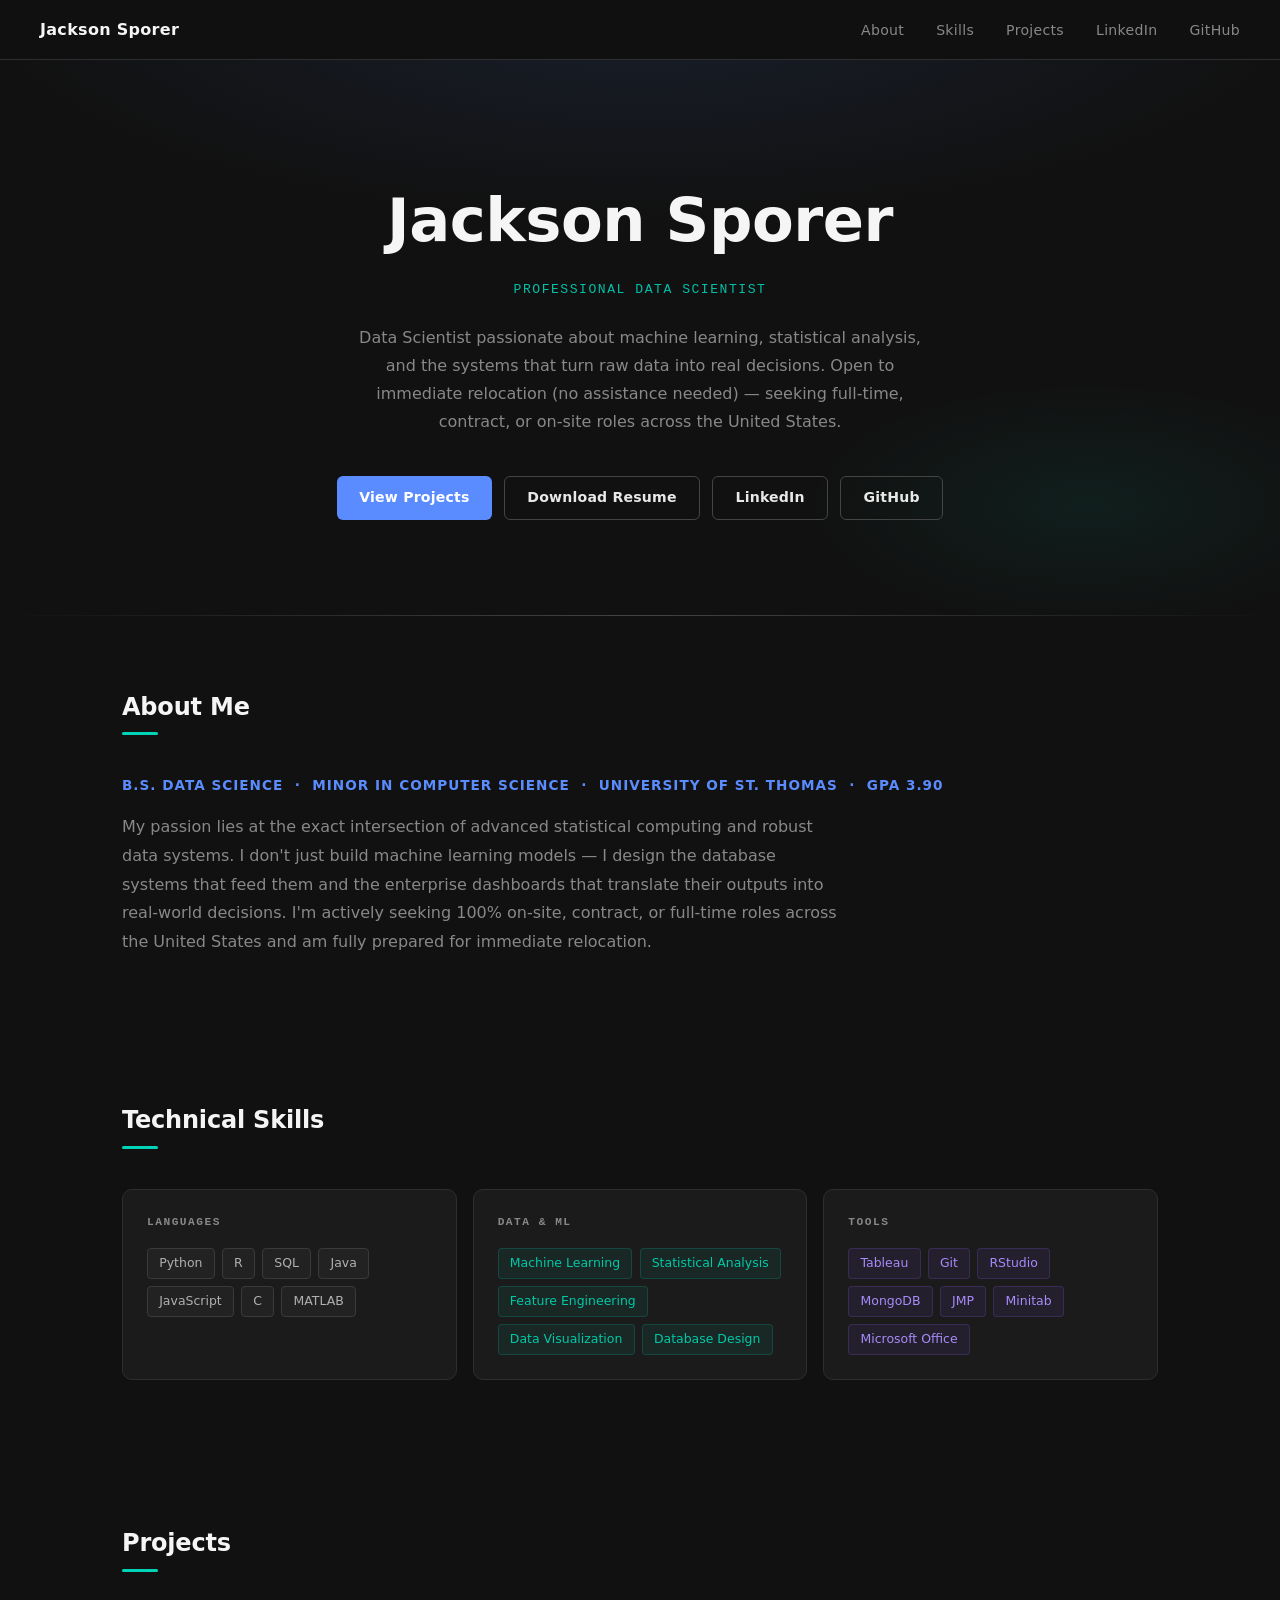
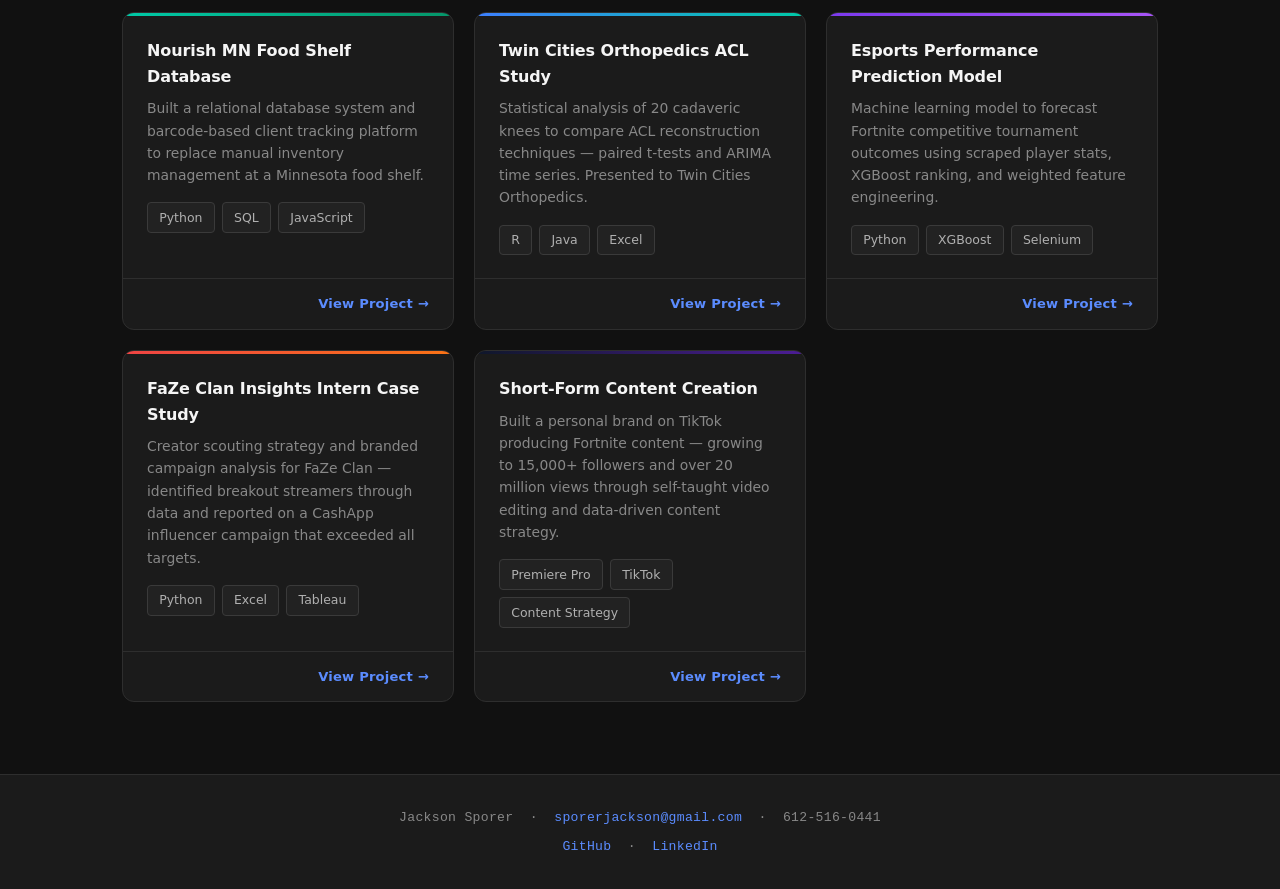
<file: index.html>
<!DOCTYPE html>
<html lang="en">
<head>
  <meta charset="UTF-8" />
  <meta name="viewport" content="width=device-width, initial-scale=1.0" />
  <title>Jackson Sporer | Data Science Portfolio</title>
  <link rel="stylesheet" href="css/style.css" />
</head>
<body>

<nav>
  <a href="index.html" class="nav-logo">Jackson Sporer</a>
  <ul class="nav-links">
    <li><a href="#about">About</a></li>
    <li><a href="#skills">Skills</a></li>
    <li><a href="#projects">Projects</a></li>
    <li><a href="https://www.linkedin.com/in/jackson-sporer-904047264/" target="_blank">LinkedIn</a></li>
    <li><a href="https://github.com/JacksonSporerrr" target="_blank">GitHub</a></li>
  </ul>
</nav>

<!-- HERO -->
<div class="hero">
  <h1>Jackson Sporer</h1>
  <p class="subtitle">Professional Data Scientist
  <p class="bio">
    Data Scientist passionate about machine learning, statistical analysis, and the systems that turn raw data into real decisions.
    Open to immediate relocation (no assistance needed) — seeking full-time, contract, or on-site roles across the United States.
  </p>
  <div class="hero-buttons">
    <a href="#projects" class="btn btn-primary">View Projects</a>
    <a href="resume.pdf" class="btn btn-outline" download>Download Resume</a>
    <a href="https://www.linkedin.com/in/jackson-sporer-904047264/" target="_blank" class="btn btn-outline">LinkedIn</a>
    <a href="https://github.com/JacksonSporerrr" target="_blank" class="btn btn-outline">GitHub</a>
  </div>
</div>

<!-- ABOUT -->
<section id="about">
  <h2 class="section-title">About Me</h2>
  <div class="section-line"></div>
  <p style="font-size:0.85rem; font-weight:700; text-transform:uppercase; letter-spacing:1px; color:var(--blue); margin-bottom:1rem;">
    B.S. Data Science &nbsp;·&nbsp; Minor in Computer Science &nbsp;·&nbsp; University of St. Thomas &nbsp;·&nbsp; GPA 3.90
  </p>
  <p style="max-width:720px; color:var(--muted); font-size:1rem; line-height:1.8;">
    My passion lies at the exact intersection of advanced statistical computing and robust data systems.
    I don't just build machine learning models — I design the database systems that feed them and the
    enterprise dashboards that translate their outputs into real-world decisions.
    I'm actively seeking 100% on-site, contract, or full-time roles across the United States and am fully prepared for immediate relocation.
  </p>
</section>

<!-- SKILLS -->
<section id="skills">
  <h2 class="section-title">Technical Skills</h2>
  <div class="section-line"></div>
  <div class="skills-grid">
    <div class="skill-card">
      <h3>Languages</h3>
      <div class="tags">
        <span class="tag">Python</span>
        <span class="tag">R</span>
        <span class="tag">SQL</span>
        <span class="tag">Java</span>
        <span class="tag">JavaScript</span>
        <span class="tag">C</span>
        <span class="tag">MATLAB</span>
      </div>
    </div>
    <div class="skill-card">
      <h3>Data &amp; ML</h3>
      <div class="tags">
        <span class="tag green">Machine Learning</span>
        <span class="tag green">Statistical Analysis</span>
        <span class="tag green">Feature Engineering</span>
        <span class="tag green">Data Visualization</span>
        <span class="tag green">Database Design</span>
      </div>
    </div>
    <div class="skill-card">
      <h3>Tools</h3>
      <div class="tags">
        <span class="tag purple">Tableau</span>
        <span class="tag purple">Git</span>
        <span class="tag purple">RStudio</span>
        <span class="tag purple">MongoDB</span>
        <span class="tag purple">JMP</span>
        <span class="tag purple">Minitab</span>
        <span class="tag purple">Microsoft Office</span>
      </div>
    </div>
  </div>
</section>

<!-- PROJECTS -->
<section id="projects">
  <h2 class="section-title">Projects</h2>
  <div class="section-line"></div>
  <div class="projects-grid">

    <a href="projects/nourish-mn.html" class="project-card">
      <div class="card-banner banner-green"></div>
      <div class="card-body">
        <h3>Nourish MN Food Shelf Database</h3>
        <p>Built a relational database system and barcode-based client tracking platform to replace manual inventory management at a Minnesota food shelf.</p>
        <div class="tags">
          <span class="tag">Python</span>
          <span class="tag">SQL</span>
          <span class="tag">JavaScript</span>
        </div>
      </div>
      <div class="card-footer"><span>View Project →</span></div>
    </a>

    <a href="projects/tco-acl.html" class="project-card">
      <div class="card-banner banner-blue"></div>
      <div class="card-body">
        <h3>Twin Cities Orthopedics ACL Study</h3>
        <p>Statistical analysis of 20 cadaveric knees to compare ACL reconstruction techniques — paired t-tests and ARIMA time series. Presented to Twin Cities Orthopedics.</p>
        <div class="tags">
          <span class="tag">R</span>
          <span class="tag">Java</span>
          <span class="tag">Excel</span>
        </div>
      </div>
      <div class="card-footer"><span>View Project →</span></div>
    </a>

    <a href="projects/esports.html" class="project-card">
      <div class="card-banner banner-purple"></div>
      <div class="card-body">
        <h3>Esports Performance Prediction Model</h3>
        <p>Machine learning model to forecast Fortnite competitive tournament outcomes using scraped player stats, XGBoost ranking, and weighted feature engineering.</p>
        <div class="tags">
          <span class="tag">Python</span>
          <span class="tag">XGBoost</span>
          <span class="tag">Selenium</span>
        </div>
      </div>
      <div class="card-footer"><span>View Project →</span></div>
    </a>

    <a href="projects/faze-clan.html" class="project-card">
      <div class="card-banner banner-red"></div>
      <div class="card-body">
        <h3>FaZe Clan Insights Intern Case Study</h3>
        <p>Creator scouting strategy and branded campaign analysis for FaZe Clan — identified breakout streamers through data and reported on a CashApp influencer campaign that exceeded all targets.</p>
        <div class="tags">
          <span class="tag">Python</span>
          <span class="tag">Excel</span>
          <span class="tag">Tableau</span>
        </div>
      </div>
      <div class="card-footer"><span>View Project →</span></div>
    </a>

    <a href="projects/tiktok-content.html" class="project-card">
      <div class="card-banner" style="background: linear-gradient(90deg, #0f172a, #4c1d95);"></div>
      <div class="card-body">
        <h3>Short-Form Content Creation</h3>
        <p>Built a personal brand on TikTok producing Fortnite content — growing to 15,000+ followers and over 20 million views through self-taught video editing and data-driven content strategy.</p>
        <div class="tags">
          <span class="tag">Premiere Pro</span>
          <span class="tag">TikTok</span>
          <span class="tag">Content Strategy</span>
        </div>
      </div>
      <div class="card-footer"><span>View Project →</span></div>
    </a>

  </div>
</section>

<footer>
  <p>Jackson Sporer &nbsp;·&nbsp; <a href="mailto:sporerjackson@gmail.com">sporerjackson@gmail.com</a> &nbsp;·&nbsp; 612-516-0441</p>
  <p style="margin-top:0.5rem;">
    <a href="https://github.com/JacksonSporerrr" target="_blank">GitHub</a> &nbsp;·&nbsp;
    <a href="https://www.linkedin.com/in/jackson-sporer-904047264/" target="_blank">LinkedIn</a>
  </p>
</footer>

</body>
</html>
</file>
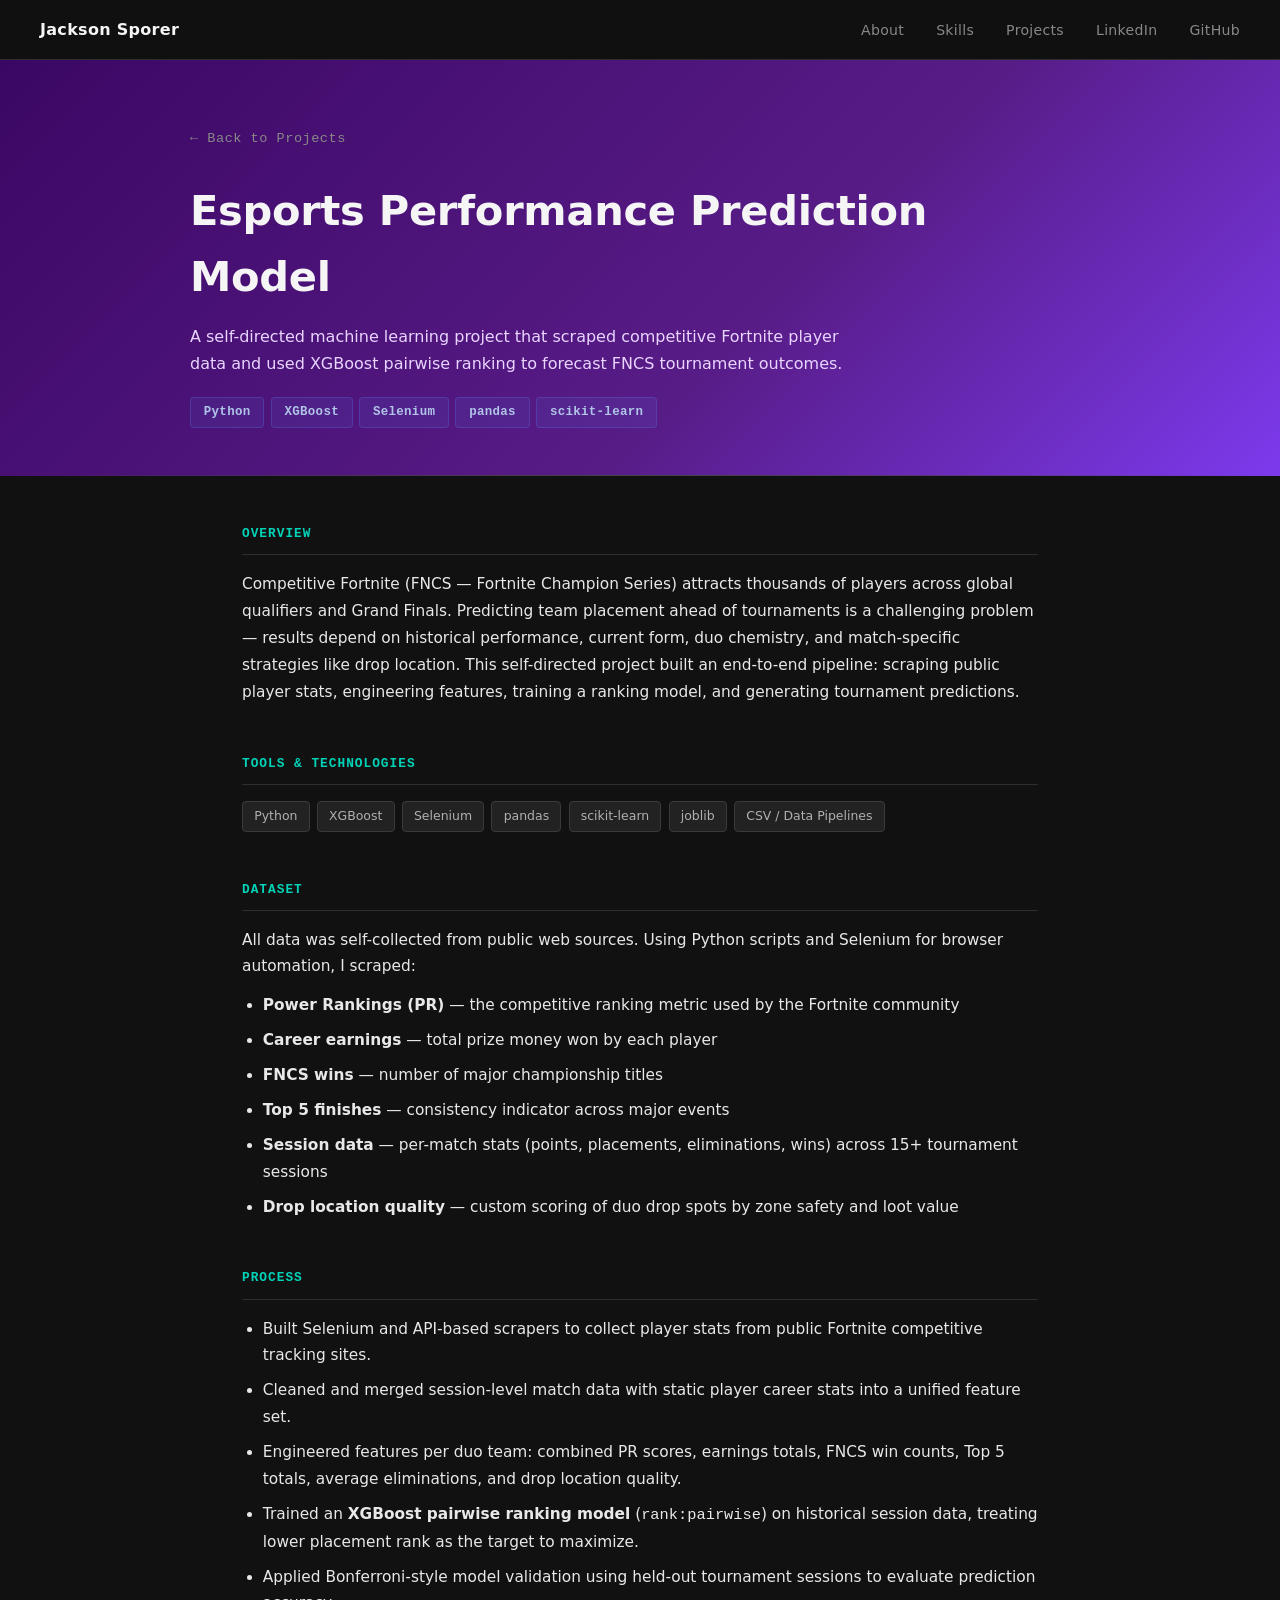
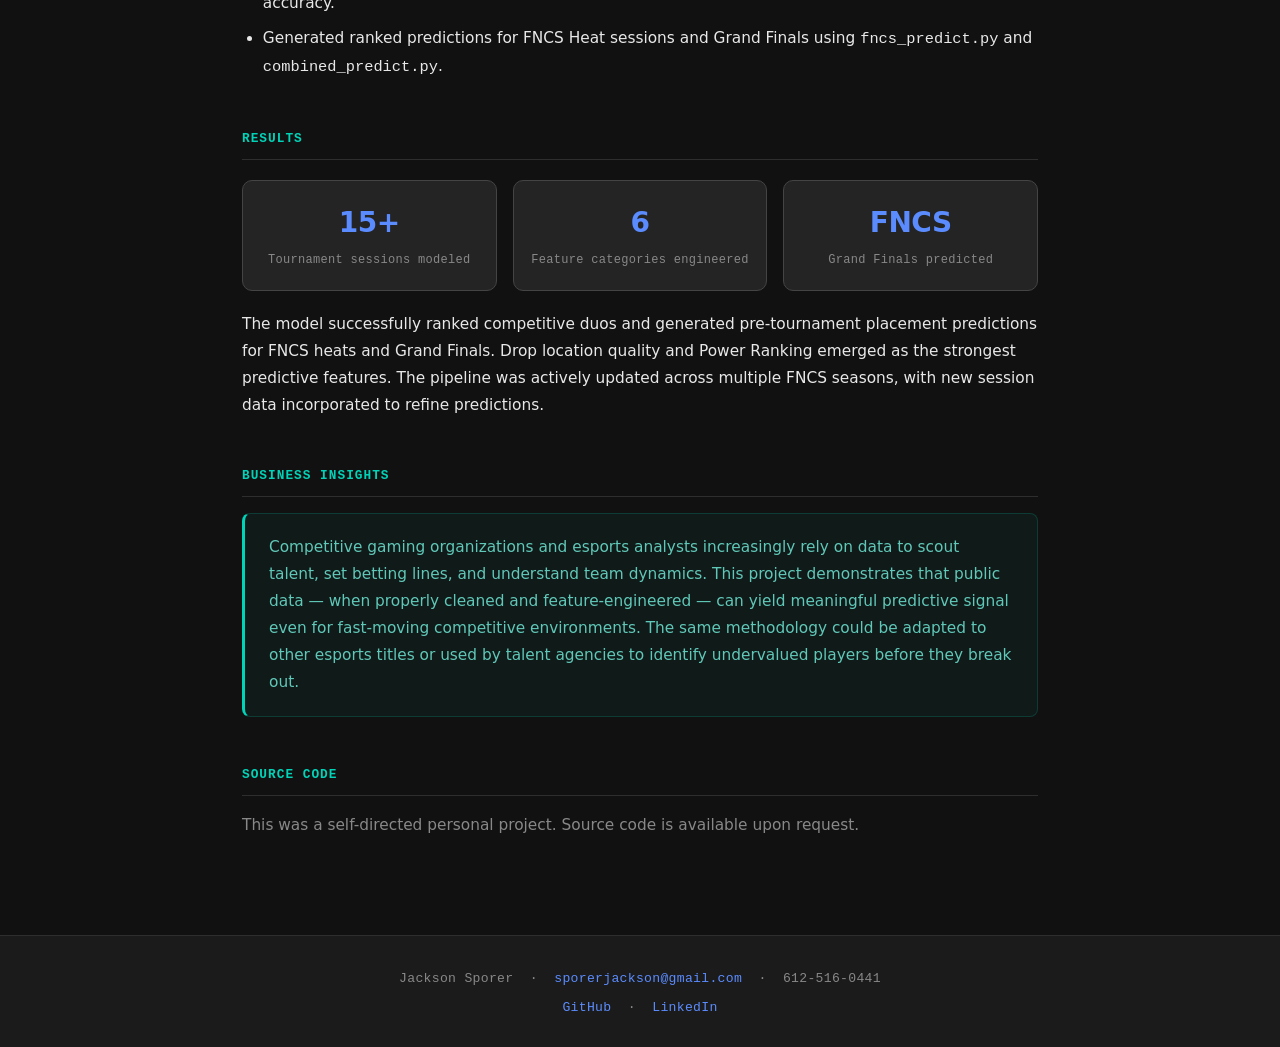
<file: projects/esports.html>
<!DOCTYPE html>
<html lang="en">
<head>
  <meta charset="UTF-8" />
  <meta name="viewport" content="width=device-width, initial-scale=1.0" />
  <title>Esports Prediction Model | Jackson Sporer</title>
  <link rel="stylesheet" href="../css/style.css" />
</head>
<body>

<nav>
  <a href="../index.html" class="nav-logo">Jackson Sporer</a>
  <ul class="nav-links">
    <li><a href="../index.html#about">About</a></li>
    <li><a href="../index.html#skills">Skills</a></li>
    <li><a href="../index.html#projects">Projects</a></li>
    <li><a href="https://www.linkedin.com/in/jackson-sporer-904047264/" target="_blank">LinkedIn</a></li>
    <li><a href="https://github.com/JacksonSporerrr" target="_blank">GitHub</a></li>
  </ul>
</nav>

<div class="project-hero" style="background: linear-gradient(135deg, #3b0764 0%, #581c87 60%, #7c3aed 100%);">
  <div style="max-width:900px; margin:0 auto;">
    <a href="../index.html#projects" class="back-link">← Back to Projects</a>
    <h1>Esports Performance Prediction Model</h1>
    <p style="color:#e9d5ff; font-size:1rem; max-width:660px;">
      A self-directed machine learning project that scraped competitive Fortnite player data
      and used XGBoost pairwise ranking to forecast FNCS tournament outcomes.
    </p>
    <div class="tool-tags">
      <span class="tool-tag">Python</span>
      <span class="tool-tag">XGBoost</span>
      <span class="tool-tag">Selenium</span>
      <span class="tool-tag">pandas</span>
      <span class="tool-tag">scikit-learn</span>
    </div>
  </div>
</div>

<div class="project-content">

  <div class="project-section">
    <h2>Overview</h2>
    <p>
      Competitive Fortnite (FNCS — Fortnite Champion Series) attracts thousands of players across
      global qualifiers and Grand Finals. Predicting team placement ahead of tournaments is a challenging
      problem — results depend on historical performance, current form, duo chemistry, and match-specific
      strategies like drop location. This self-directed project built an end-to-end pipeline: scraping
      public player stats, engineering features, training a ranking model, and generating tournament
      predictions.
    </p>
  </div>

  <div class="project-section">
    <h2>Tools &amp; Technologies</h2>
    <div class="tags" style="margin-top:0.5rem;">
      <span class="tag">Python</span>
      <span class="tag">XGBoost</span>
      <span class="tag">Selenium</span>
      <span class="tag">pandas</span>
      <span class="tag">scikit-learn</span>
      <span class="tag">joblib</span>
      <span class="tag">CSV / Data Pipelines</span>
    </div>
  </div>

  <div class="project-section">
    <h2>Dataset</h2>
    <p>
      All data was self-collected from public web sources. Using Python scripts and Selenium for
      browser automation, I scraped:
    </p>
    <ul style="margin-top:0.75rem;">
      <li><strong>Power Rankings (PR)</strong> — the competitive ranking metric used by the Fortnite community</li>
      <li><strong>Career earnings</strong> — total prize money won by each player</li>
      <li><strong>FNCS wins</strong> — number of major championship titles</li>
      <li><strong>Top 5 finishes</strong> — consistency indicator across major events</li>
      <li><strong>Session data</strong> — per-match stats (points, placements, eliminations, wins) across 15+ tournament sessions</li>
      <li><strong>Drop location quality</strong> — custom scoring of duo drop spots by zone safety and loot value</li>
    </ul>
  </div>

  <div class="project-section">
    <h2>Process</h2>
    <ul>
      <li>Built Selenium and API-based scrapers to collect player stats from public Fortnite competitive tracking sites.</li>
      <li>Cleaned and merged session-level match data with static player career stats into a unified feature set.</li>
      <li>Engineered features per duo team: combined PR scores, earnings totals, FNCS win counts, Top 5 totals, average eliminations, and drop location quality.</li>
      <li>Trained an <strong>XGBoost pairwise ranking model</strong> (<code>rank:pairwise</code>) on historical session data, treating lower placement rank as the target to maximize.</li>
      <li>Applied Bonferroni-style model validation using held-out tournament sessions to evaluate prediction accuracy.</li>
      <li>Generated ranked predictions for FNCS Heat sessions and Grand Finals using <code>fncs_predict.py</code> and <code>combined_predict.py</code>.</li>
    </ul>
  </div>

  <div class="project-section">
    <h2>Results</h2>
    <div class="result-grid">
      <div class="result-card">
        <div class="number">15+</div>
        <div class="label">Tournament sessions modeled</div>
      </div>
      <div class="result-card">
        <div class="number">6</div>
        <div class="label">Feature categories engineered</div>
      </div>
      <div class="result-card">
        <div class="number">FNCS</div>
        <div class="label">Grand Finals predicted</div>
      </div>
    </div>
    <p style="margin-top:1rem;">
      The model successfully ranked competitive duos and generated pre-tournament placement predictions
      for FNCS heats and Grand Finals. Drop location quality and Power Ranking emerged as the strongest
      predictive features. The pipeline was actively updated across multiple FNCS seasons, with new session
      data incorporated to refine predictions.
    </p>
  </div>

  <div class="project-section">
    <h2>Business Insights</h2>
    <div class="insight-box">
      <p>
        Competitive gaming organizations and esports analysts increasingly rely on data to scout talent,
        set betting lines, and understand team dynamics. This project demonstrates that public data —
        when properly cleaned and feature-engineered — can yield meaningful predictive signal even for
        fast-moving competitive environments. The same methodology could be adapted to other esports titles
        or used by talent agencies to identify undervalued players before they break out.
      </p>
    </div>
  </div>

  <div class="project-section">
    <h2>Source Code</h2>
    <p style="color:var(--muted);">
      This was a self-directed personal project. Source code is available upon request.
    </p>
  </div>

</div>

<footer>
  <p>Jackson Sporer &nbsp;·&nbsp; <a href="mailto:sporerjackson@gmail.com">sporerjackson@gmail.com</a> &nbsp;·&nbsp; 612-516-0441</p>
  <p style="margin-top:0.5rem;">
    <a href="https://github.com/JacksonSporerrr" target="_blank">GitHub</a> &nbsp;·&nbsp;
    <a href="https://www.linkedin.com/in/jackson-sporer-904047264/" target="_blank">LinkedIn</a>
  </p>
</footer>

</body>
</html>
</file>
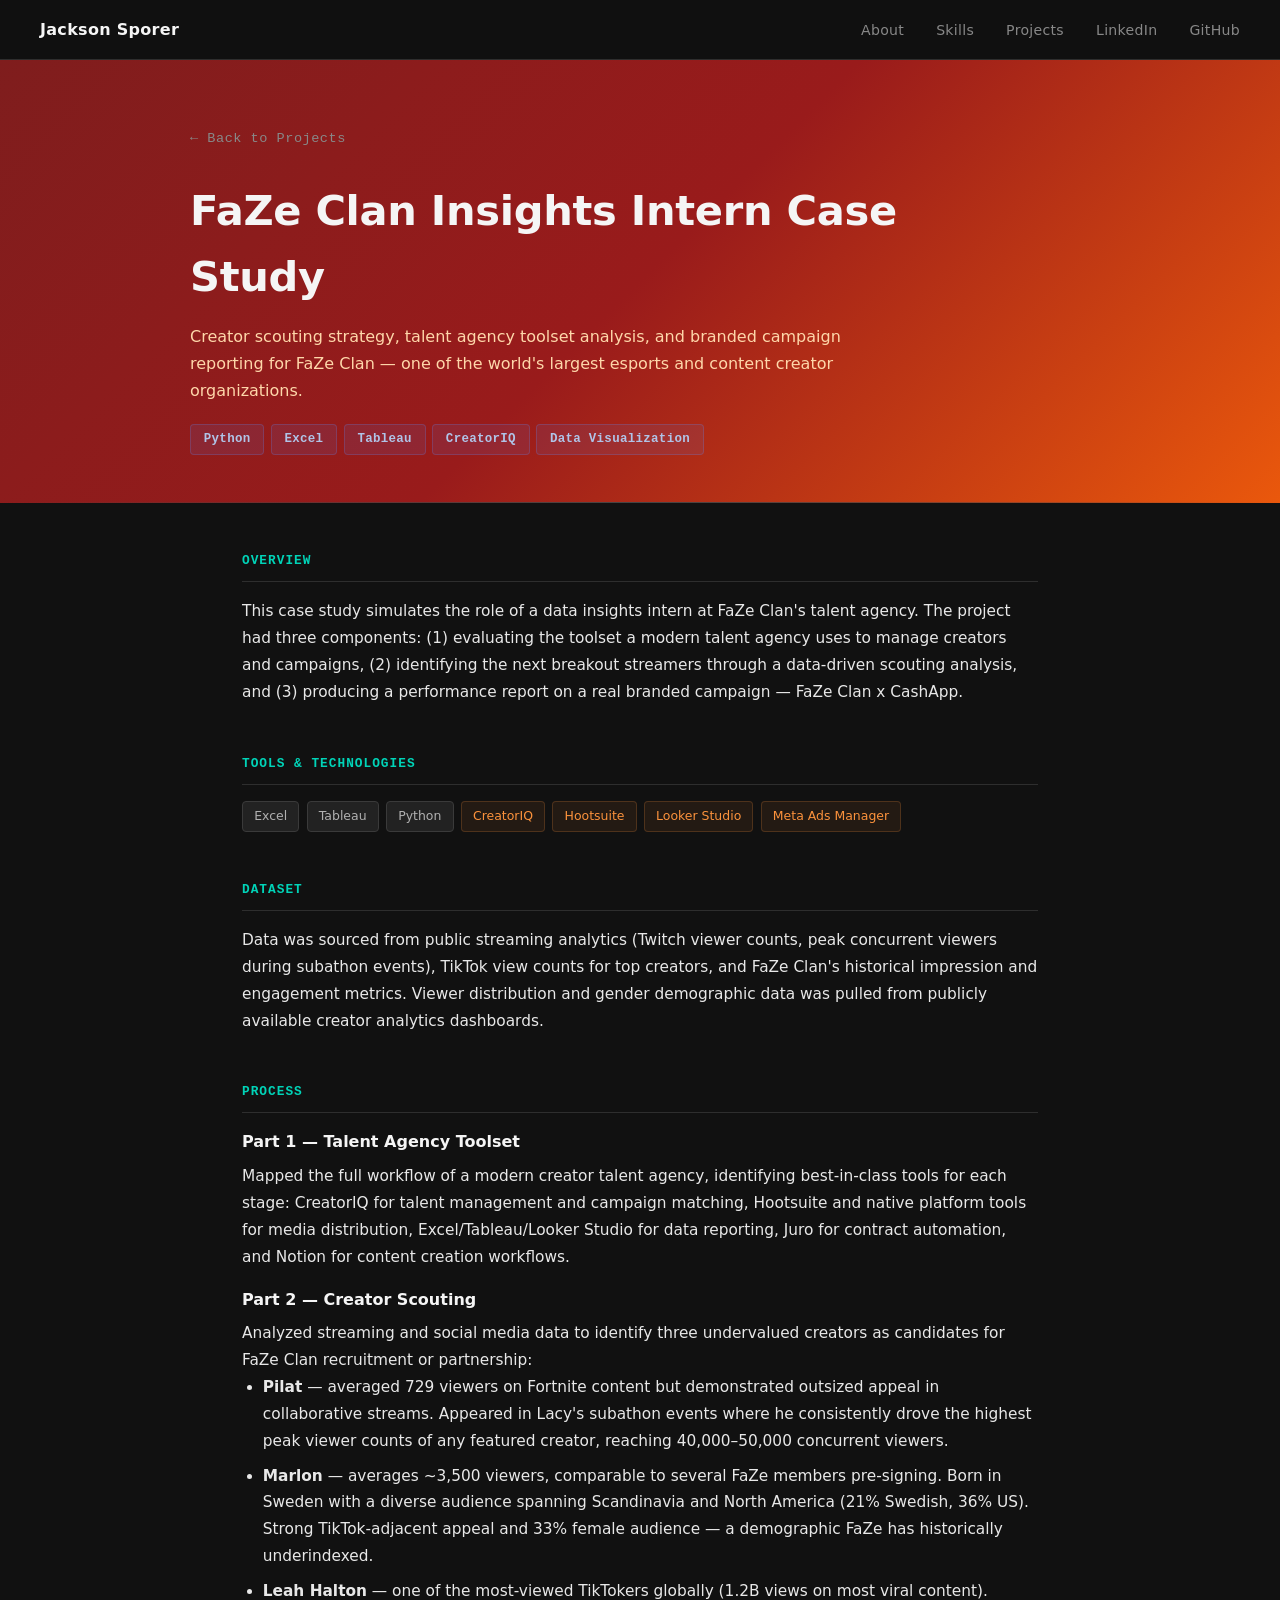
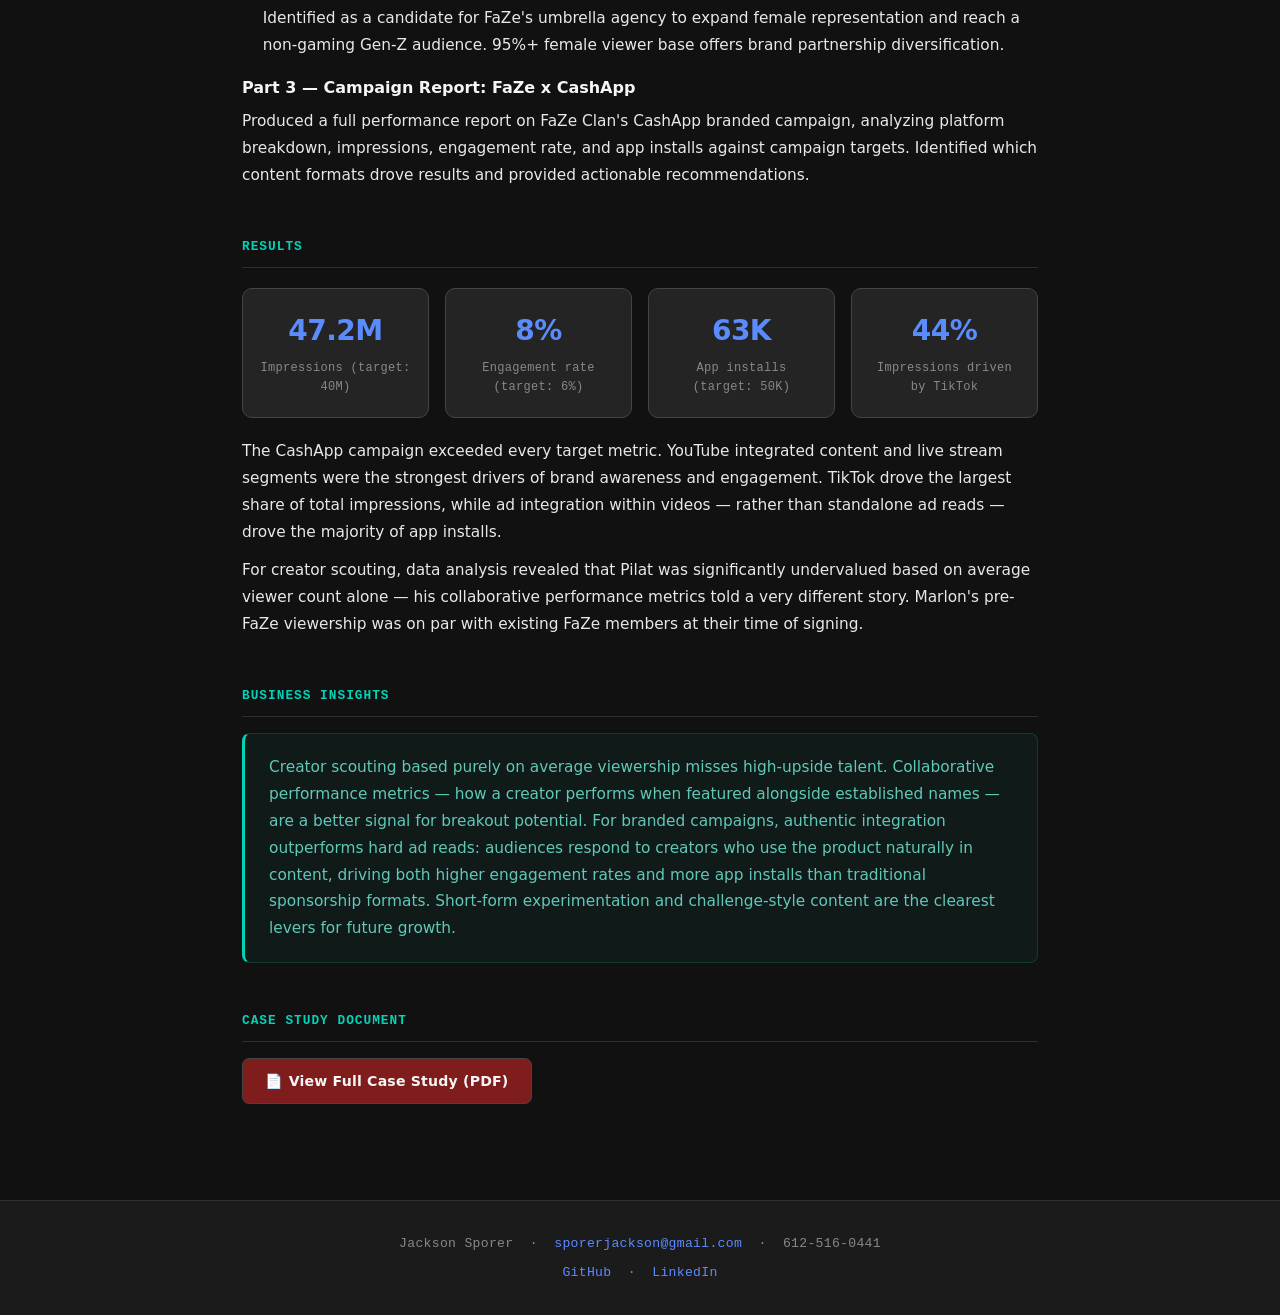
<file: projects/faze-clan.html>
<!DOCTYPE html>
<html lang="en">
<head>
  <meta charset="UTF-8" />
  <meta name="viewport" content="width=device-width, initial-scale=1.0" />
  <title>FaZe Clan Insights Case Study | Jackson Sporer</title>
  <link rel="stylesheet" href="../css/style.css" />
</head>
<body>

<nav>
  <a href="../index.html" class="nav-logo">Jackson Sporer</a>
  <ul class="nav-links">
    <li><a href="../index.html#about">About</a></li>
    <li><a href="../index.html#skills">Skills</a></li>
    <li><a href="../index.html#projects">Projects</a></li>
    <li><a href="https://www.linkedin.com/in/jackson-sporer-904047264/" target="_blank">LinkedIn</a></li>
    <li><a href="https://github.com/JacksonSporerrr" target="_blank">GitHub</a></li>
  </ul>
</nav>

<div class="project-hero" style="background: linear-gradient(135deg, #7f1d1d 0%, #991b1b 50%, #ea580c 100%);">
  <div style="max-width:900px; margin:0 auto;">
    <a href="../index.html#projects" class="back-link">← Back to Projects</a>
    <h1>FaZe Clan Insights Intern Case Study</h1>
    <p style="color:#fed7aa; font-size:1rem; max-width:680px;">
      Creator scouting strategy, talent agency toolset analysis, and branded campaign reporting for
      FaZe Clan — one of the world's largest esports and content creator organizations.
    </p>
    <div class="tool-tags">
      <span class="tool-tag">Python</span>
      <span class="tool-tag">Excel</span>
      <span class="tool-tag">Tableau</span>
      <span class="tool-tag">CreatorIQ</span>
      <span class="tool-tag">Data Visualization</span>
    </div>
  </div>
</div>

<div class="project-content">

  <div class="project-section">
    <h2>Overview</h2>
    <p>
      This case study simulates the role of a data insights intern at FaZe Clan's talent agency.
      The project had three components: (1) evaluating the toolset a modern talent agency uses to
      manage creators and campaigns, (2) identifying the next breakout streamers through a data-driven
      scouting analysis, and (3) producing a performance report on a real branded campaign — FaZe Clan
      x CashApp.
    </p>
  </div>

  <div class="project-section">
    <h2>Tools &amp; Technologies</h2>
    <div class="tags" style="margin-top:0.5rem;">
      <span class="tag">Excel</span>
      <span class="tag">Tableau</span>
      <span class="tag">Python</span>
      <span class="tag orange">CreatorIQ</span>
      <span class="tag orange">Hootsuite</span>
      <span class="tag orange">Looker Studio</span>
      <span class="tag orange">Meta Ads Manager</span>
    </div>
  </div>

  <div class="project-section">
    <h2>Dataset</h2>
    <p>
      Data was sourced from public streaming analytics (Twitch viewer counts, peak concurrent viewers
      during subathon events), TikTok view counts for top creators, and FaZe Clan's historical impression
      and engagement metrics. Viewer distribution and gender demographic data was pulled from publicly
      available creator analytics dashboards.
    </p>
  </div>

  <div class="project-section">
    <h2>Process</h2>

    <h3 style="font-size:1rem; font-weight:700; color:var(--text-bright); margin:1rem 0 0.5rem;">Part 1 — Talent Agency Toolset</h3>
    <p>
      Mapped the full workflow of a modern creator talent agency, identifying best-in-class tools for
      each stage: CreatorIQ for talent management and campaign matching, Hootsuite and native platform
      tools for media distribution, Excel/Tableau/Looker Studio for data reporting, Juro for contract
      automation, and Notion for content creation workflows.
    </p>

    <h3 style="font-size:1rem; font-weight:700; color:var(--text-bright); margin:1rem 0 0.5rem;">Part 2 — Creator Scouting</h3>
    <p>
      Analyzed streaming and social media data to identify three undervalued creators as candidates for
      FaZe Clan recruitment or partnership:
    </p>
    <ul>
      <li>
        <strong>Pilat</strong> — averaged 729 viewers on Fortnite content but demonstrated outsized appeal
        in collaborative streams. Appeared in Lacy's subathon events where he consistently drove the
        highest peak viewer counts of any featured creator, reaching 40,000–50,000 concurrent viewers.
      </li>
      <li>
        <strong>Marlon</strong> — averages ~3,500 viewers, comparable to several FaZe members pre-signing.
        Born in Sweden with a diverse audience spanning Scandinavia and North America (21% Swedish, 36% US).
        Strong TikTok-adjacent appeal and 33% female audience — a demographic FaZe has historically
        underindexed.
      </li>
      <li>
        <strong>Leah Halton</strong> — one of the most-viewed TikTokers globally (1.2B views on most
        viral content). Identified as a candidate for FaZe's umbrella agency to expand female
        representation and reach a non-gaming Gen-Z audience. 95%+ female viewer base offers brand
        partnership diversification.
      </li>
    </ul>

    <h3 style="font-size:1rem; font-weight:700; color:var(--text-bright); margin:1rem 0 0.5rem;">Part 3 — Campaign Report: FaZe x CashApp</h3>
    <p>
      Produced a full performance report on FaZe Clan's CashApp branded campaign, analyzing platform
      breakdown, impressions, engagement rate, and app installs against campaign targets. Identified
      which content formats drove results and provided actionable recommendations.
    </p>
  </div>

  <div class="project-section">
    <h2>Results</h2>
    <div class="result-grid">
      <div class="result-card">
        <div class="number">47.2M</div>
        <div class="label">Impressions (target: 40M)</div>
      </div>
      <div class="result-card">
        <div class="number">8%</div>
        <div class="label">Engagement rate (target: 6%)</div>
      </div>
      <div class="result-card">
        <div class="number">63K</div>
        <div class="label">App installs (target: 50K)</div>
      </div>
      <div class="result-card">
        <div class="number">44%</div>
        <div class="label">Impressions driven by TikTok</div>
      </div>
    </div>
    <p style="margin-top:1rem;">
      The CashApp campaign exceeded every target metric. YouTube integrated content and live stream
      segments were the strongest drivers of brand awareness and engagement. TikTok drove the largest
      share of total impressions, while ad integration within videos — rather than standalone ad reads —
      drove the majority of app installs.
    </p>
    <p style="margin-top:0.75rem;">
      For creator scouting, data analysis revealed that Pilat was significantly undervalued based on
      average viewer count alone — his collaborative performance metrics told a very different story.
      Marlon's pre-FaZe viewership was on par with existing FaZe members at their time of signing.
    </p>
  </div>

  <div class="project-section">
    <h2>Business Insights</h2>
    <div class="insight-box">
      <p>
        Creator scouting based purely on average viewership misses high-upside talent. Collaborative
        performance metrics — how a creator performs when featured alongside established names — are a
        better signal for breakout potential. For branded campaigns, authentic integration outperforms
        hard ad reads: audiences respond to creators who use the product naturally in content, driving
        both higher engagement rates and more app installs than traditional sponsorship formats.
        Short-form experimentation and challenge-style content are the clearest levers for future growth.
      </p>
    </div>
  </div>

  <div class="project-section">
    <h2>Case Study Document</h2>
    <a href="../files/faze-case-study.pdf" target="_blank" class="github-link" style="background:#7f1d1d;">
      &#128196; View Full Case Study (PDF)
    </a>
  </div>

</div>

<footer>
  <p>Jackson Sporer &nbsp;·&nbsp; <a href="mailto:sporerjackson@gmail.com">sporerjackson@gmail.com</a> &nbsp;·&nbsp; 612-516-0441</p>
  <p style="margin-top:0.5rem;">
    <a href="https://github.com/JacksonSporerrr" target="_blank">GitHub</a> &nbsp;·&nbsp;
    <a href="https://www.linkedin.com/in/jackson-sporer-904047264/" target="_blank">LinkedIn</a>
  </p>
</footer>

</body>
</html>
</file>
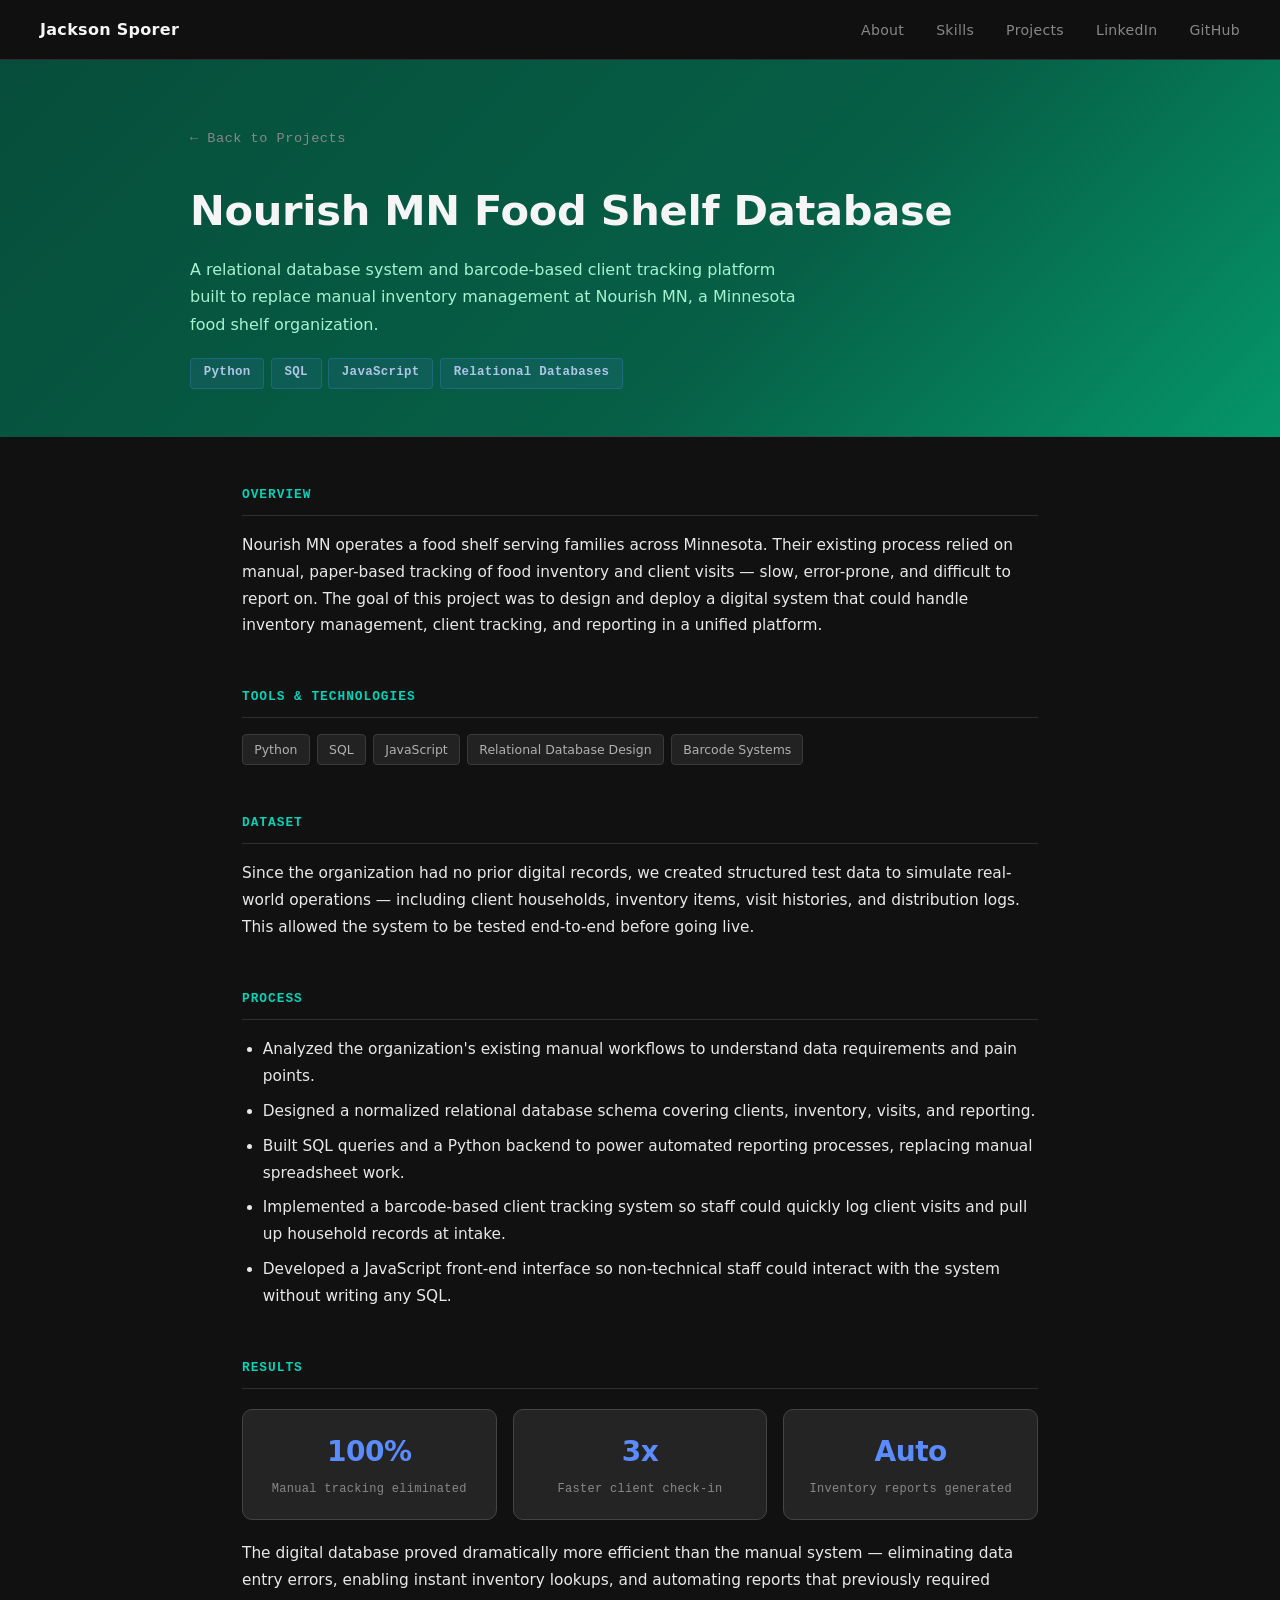
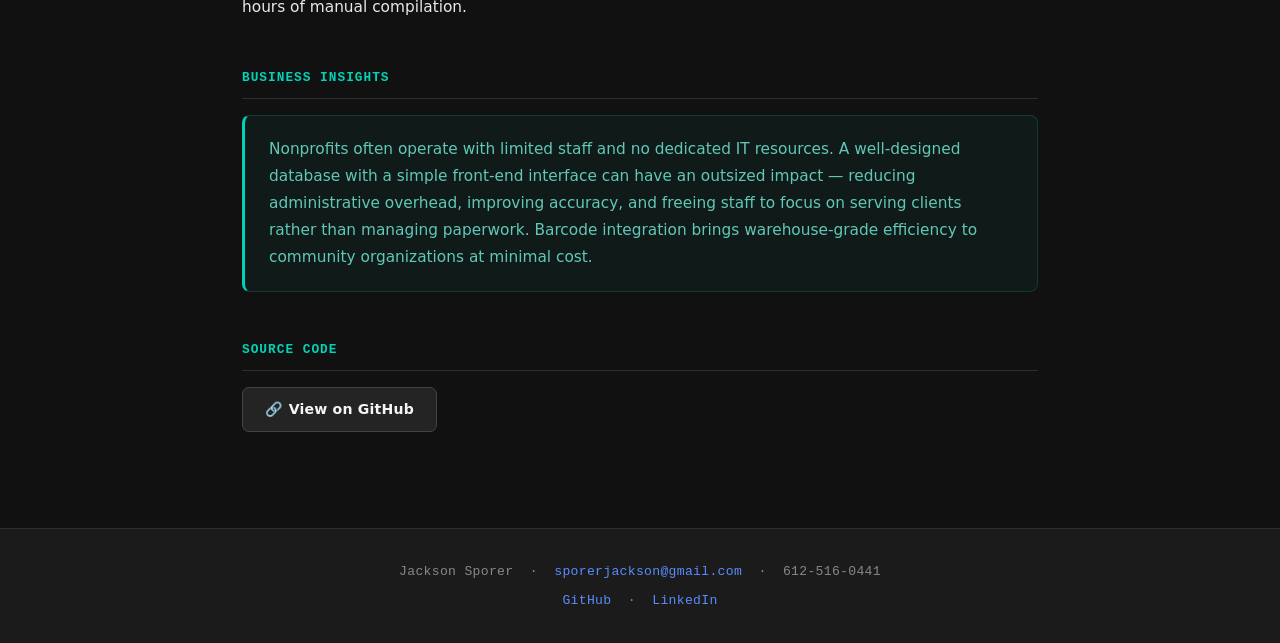
<file: projects/nourish-mn.html>
<!DOCTYPE html>
<html lang="en">
<head>
  <meta charset="UTF-8" />
  <meta name="viewport" content="width=device-width, initial-scale=1.0" />
  <title>Nourish MN Food Shelf | Jackson Sporer</title>
  <link rel="stylesheet" href="../css/style.css" />
</head>
<body>

<nav>
  <a href="../index.html" class="nav-logo">Jackson Sporer</a>
  <ul class="nav-links">
    <li><a href="../index.html#about">About</a></li>
    <li><a href="../index.html#skills">Skills</a></li>
    <li><a href="../index.html#projects">Projects</a></li>
    <li><a href="https://www.linkedin.com/in/jackson-sporer-904047264/" target="_blank">LinkedIn</a></li>
    <li><a href="https://github.com/JacksonSporerrr" target="_blank">GitHub</a></li>
  </ul>
</nav>

<div class="project-hero" style="background: linear-gradient(135deg, #064e3b 0%, #065f46 60%, #059669 100%);">
  <div style="max-width:900px; margin:0 auto;">
    <a href="../index.html#projects" class="back-link">← Back to Projects</a>
    <h1>Nourish MN Food Shelf Database</h1>
    <p style="color:#a7f3d0; font-size:1rem; max-width:620px;">
      A relational database system and barcode-based client tracking platform built to replace
      manual inventory management at Nourish MN, a Minnesota food shelf organization.
    </p>
    <div class="tool-tags">
      <span class="tool-tag">Python</span>
      <span class="tool-tag">SQL</span>
      <span class="tool-tag">JavaScript</span>
      <span class="tool-tag">Relational Databases</span>
    </div>
  </div>
</div>

<div class="project-content">

  <div class="project-section">
    <h2>Overview</h2>
    <p>
      Nourish MN operates a food shelf serving families across Minnesota. Their existing process relied on
      manual, paper-based tracking of food inventory and client visits — slow, error-prone, and difficult to
      report on. The goal of this project was to design and deploy a digital system that could handle
      inventory management, client tracking, and reporting in a unified platform.
    </p>
  </div>

  <div class="project-section">
    <h2>Tools &amp; Technologies</h2>
    <div class="tags" style="margin-top:0.5rem;">
      <span class="tag">Python</span>
      <span class="tag">SQL</span>
      <span class="tag">JavaScript</span>
      <span class="tag">Relational Database Design</span>
      <span class="tag">Barcode Systems</span>
    </div>
  </div>

  <div class="project-section">
    <h2>Dataset</h2>
    <p>
      Since the organization had no prior digital records, we created structured test data to simulate
      real-world operations — including client households, inventory items, visit histories, and
      distribution logs. This allowed the system to be tested end-to-end before going live.
    </p>
  </div>

  <div class="project-section">
    <h2>Process</h2>
    <ul>
      <li>Analyzed the organization's existing manual workflows to understand data requirements and pain points.</li>
      <li>Designed a normalized relational database schema covering clients, inventory, visits, and reporting.</li>
      <li>Built SQL queries and a Python backend to power automated reporting processes, replacing manual spreadsheet work.</li>
      <li>Implemented a barcode-based client tracking system so staff could quickly log client visits and pull up household records at intake.</li>
      <li>Developed a JavaScript front-end interface so non-technical staff could interact with the system without writing any SQL.</li>
    </ul>
  </div>

  <div class="project-section">
    <h2>Results</h2>
    <div class="result-grid">
      <div class="result-card">
        <div class="number">100%</div>
        <div class="label">Manual tracking eliminated</div>
      </div>
      <div class="result-card">
        <div class="number">3x</div>
        <div class="label">Faster client check-in</div>
      </div>
      <div class="result-card">
        <div class="number">Auto</div>
        <div class="label">Inventory reports generated</div>
      </div>
    </div>
    <p>
      The digital database proved dramatically more efficient than the manual system — eliminating data
      entry errors, enabling instant inventory lookups, and automating reports that previously required
      hours of manual compilation.
    </p>
  </div>

  <div class="project-section">
    <h2>Business Insights</h2>
    <div class="insight-box">
      <p>
        Nonprofits often operate with limited staff and no dedicated IT resources. A well-designed database
        with a simple front-end interface can have an outsized impact — reducing administrative overhead,
        improving accuracy, and freeing staff to focus on serving clients rather than managing paperwork.
        Barcode integration brings warehouse-grade efficiency to community organizations at minimal cost.
      </p>
    </div>
  </div>

  <div class="project-section">
    <h2>Source Code</h2>
    <a href="https://github.com/Andres-Orellana/NourishDB" target="_blank" class="github-link">
      &#128279; View on GitHub
    </a>
  </div>

</div>

<footer>
  <p>Jackson Sporer &nbsp;·&nbsp; <a href="mailto:sporerjackson@gmail.com">sporerjackson@gmail.com</a> &nbsp;·&nbsp; 612-516-0441</p>
  <p style="margin-top:0.5rem;">
    <a href="https://github.com/JacksonSporerrr" target="_blank">GitHub</a> &nbsp;·&nbsp;
    <a href="https://www.linkedin.com/in/jackson-sporer-904047264/" target="_blank">LinkedIn</a>
  </p>
</footer>

</body>
</html>
</file>
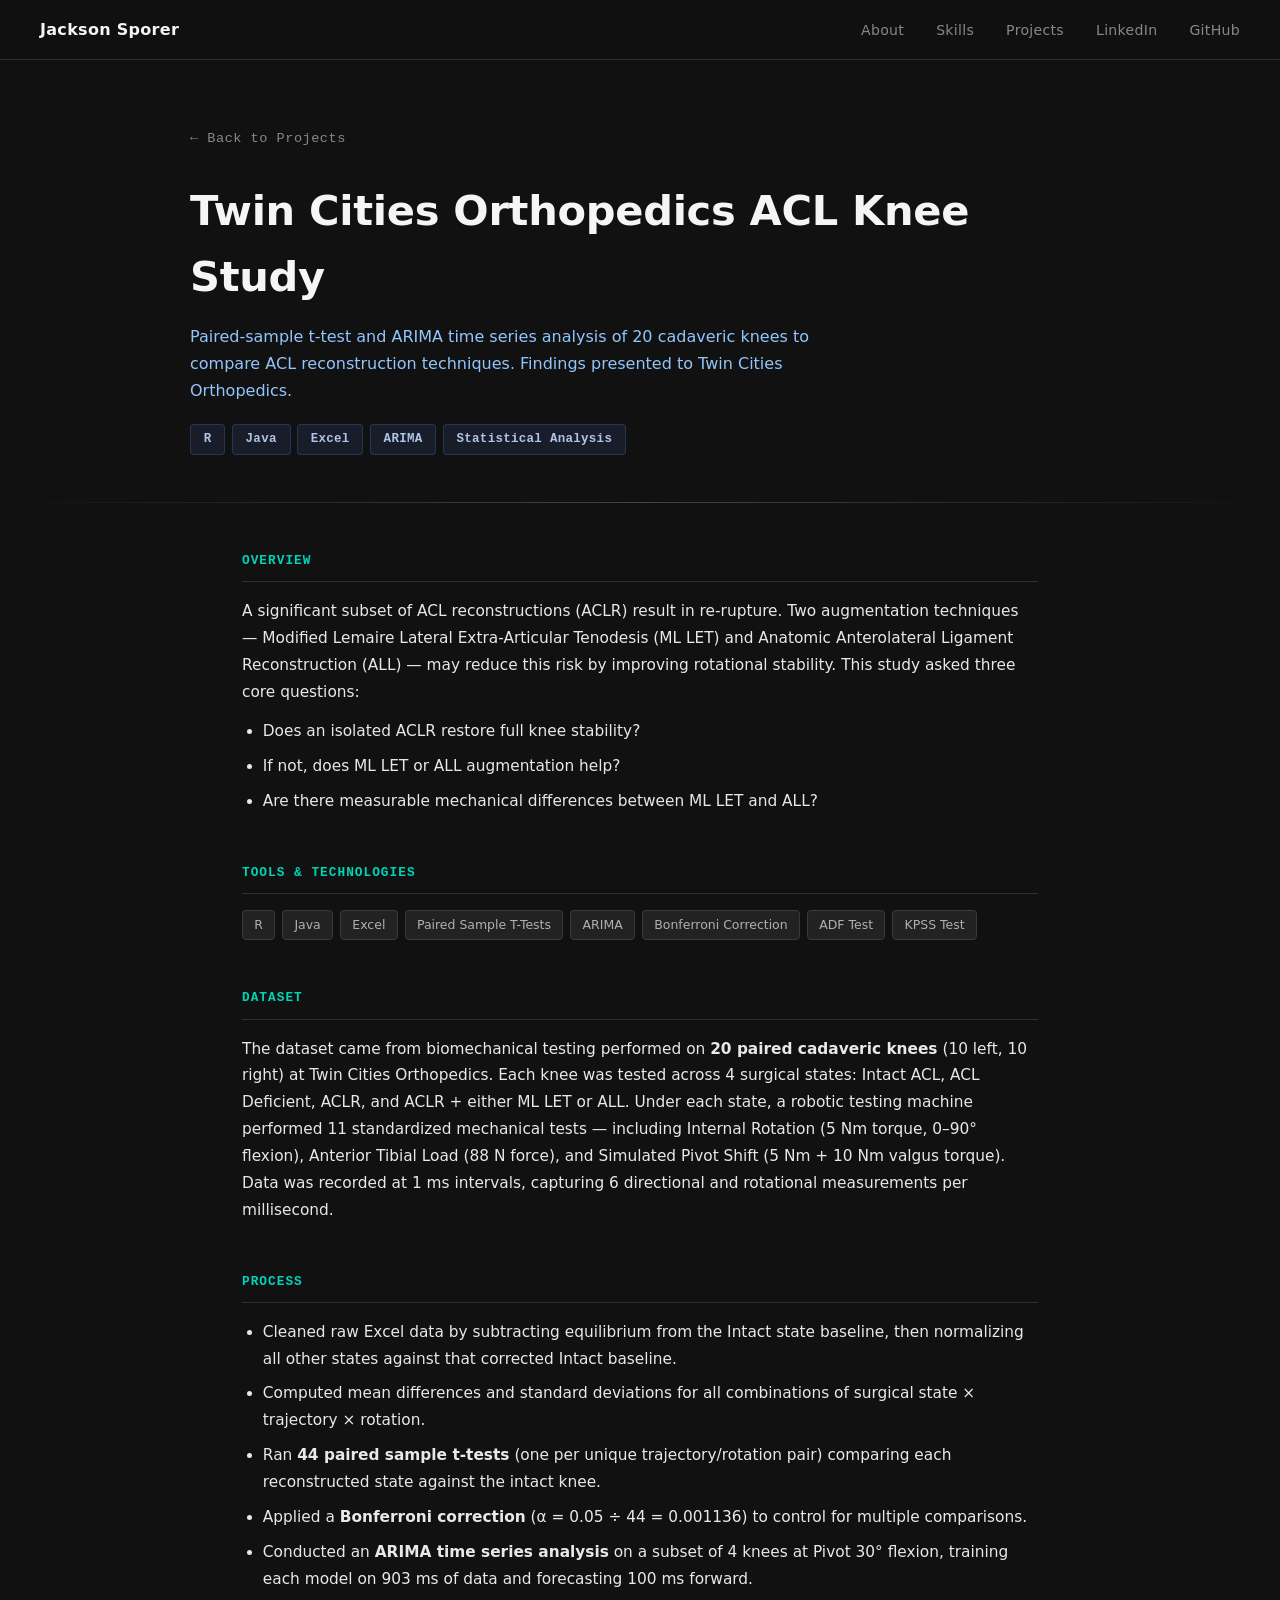
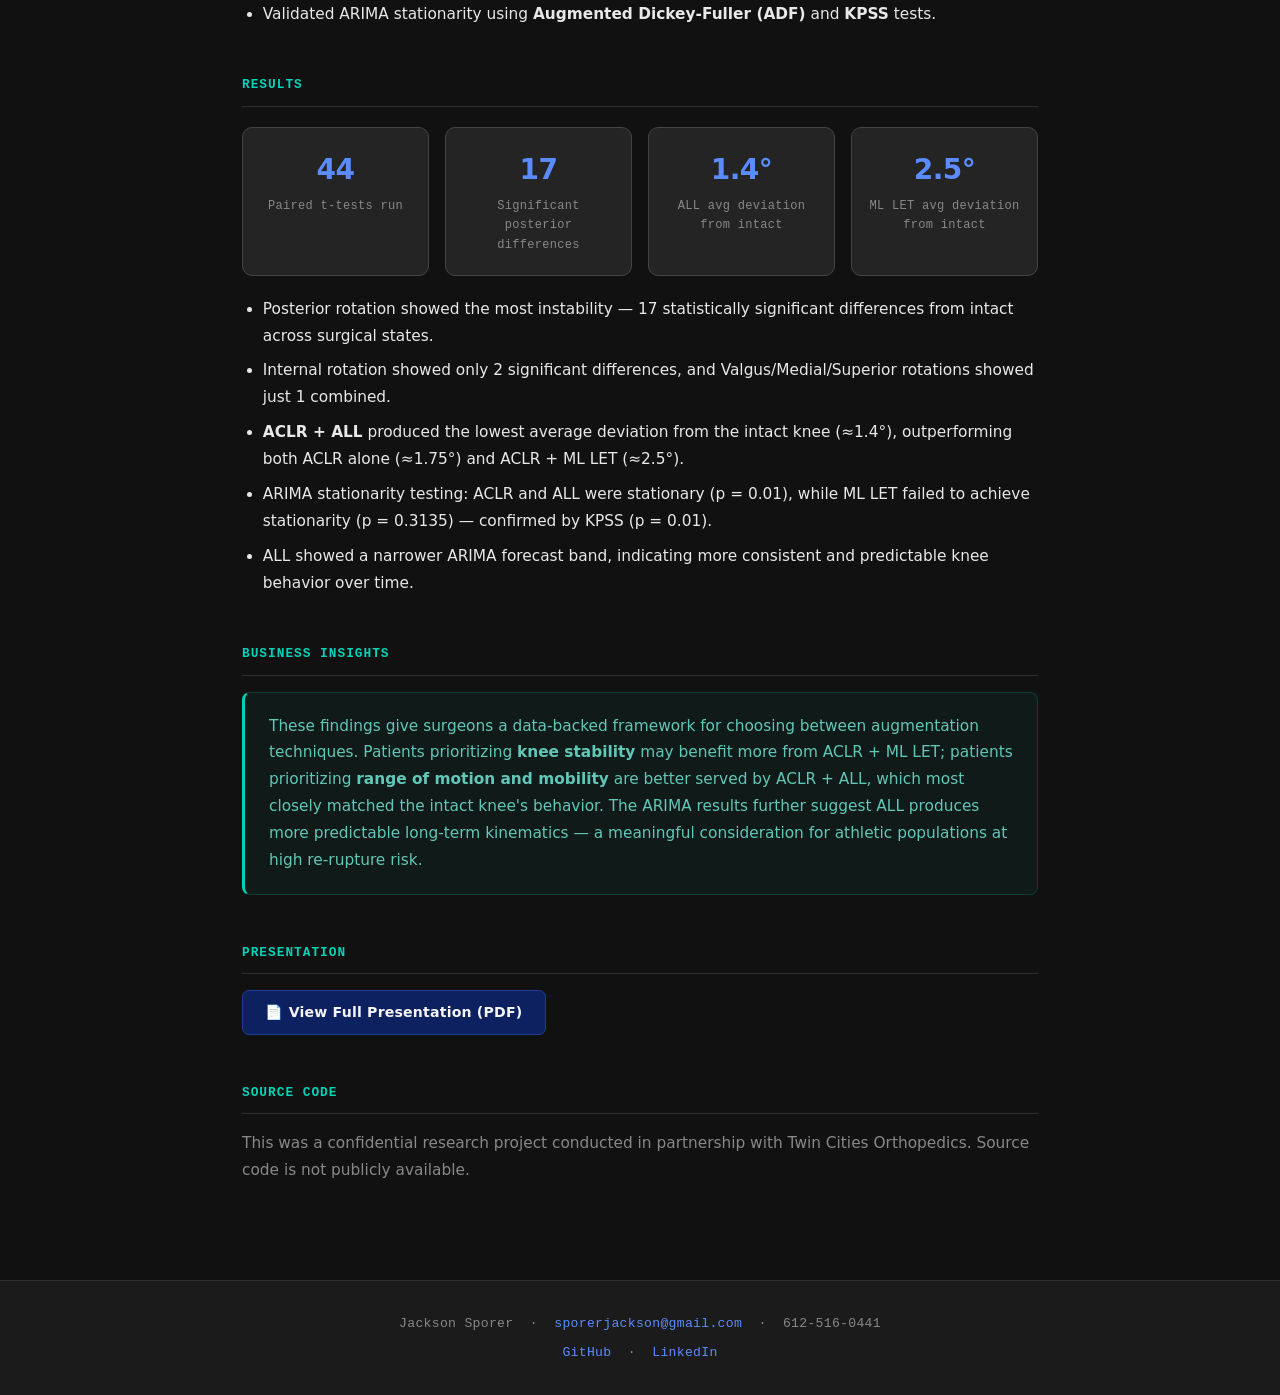
<file: projects/tco-acl.html>
<!DOCTYPE html>
<html lang="en">
<head>
  <meta charset="UTF-8" />
  <meta name="viewport" content="width=device-width, initial-scale=1.0" />
  <title>TCO ACL Study | Jackson Sporer</title>
  <link rel="stylesheet" href="../css/style.css" />
</head>
<body>

<nav>
  <a href="../index.html" class="nav-logo">Jackson Sporer</a>
  <ul class="nav-links">
    <li><a href="../index.html#about">About</a></li>
    <li><a href="../index.html#skills">Skills</a></li>
    <li><a href="../index.html#projects">Projects</a></li>
    <li><a href="https://www.linkedin.com/in/jackson-sporer-904047264/" target="_blank">LinkedIn</a></li>
    <li><a href="https://github.com/JacksonSporerrr" target="_blank">GitHub</a></li>
  </ul>
</nav>

<div class="project-hero">
  <div style="max-width:900px; margin:0 auto;">
    <a href="../index.html#projects" class="back-link">← Back to Projects</a>
    <h1>Twin Cities Orthopedics ACL Knee Study</h1>
    <p style="color:#93c5fd; font-size:1rem; max-width:680px;">
      Paired-sample t-test and ARIMA time series analysis of 20 cadaveric knees to compare ACL
      reconstruction techniques. Findings presented to Twin Cities Orthopedics.
    </p>
    <div class="tool-tags">
      <span class="tool-tag">R</span>
      <span class="tool-tag">Java</span>
      <span class="tool-tag">Excel</span>
      <span class="tool-tag">ARIMA</span>
      <span class="tool-tag">Statistical Analysis</span>
    </div>
  </div>
</div>

<div class="project-content">

  <div class="project-section">
    <h2>Overview</h2>
    <p>
      A significant subset of ACL reconstructions (ACLR) result in re-rupture. Two augmentation
      techniques — Modified Lemaire Lateral Extra-Articular Tenodesis (ML LET) and Anatomic
      Anterolateral Ligament Reconstruction (ALL) — may reduce this risk by improving rotational
      stability. This study asked three core questions:
    </p>
    <ul style="margin-top:0.75rem;">
      <li>Does an isolated ACLR restore full knee stability?</li>
      <li>If not, does ML LET or ALL augmentation help?</li>
      <li>Are there measurable mechanical differences between ML LET and ALL?</li>
    </ul>
  </div>

  <div class="project-section">
    <h2>Tools &amp; Technologies</h2>
    <div class="tags" style="margin-top:0.5rem;">
      <span class="tag">R</span>
      <span class="tag">Java</span>
      <span class="tag">Excel</span>
      <span class="tag">Paired Sample T-Tests</span>
      <span class="tag">ARIMA</span>
      <span class="tag">Bonferroni Correction</span>
      <span class="tag">ADF Test</span>
      <span class="tag">KPSS Test</span>
    </div>
  </div>

  <div class="project-section">
    <h2>Dataset</h2>
    <p>
      The dataset came from biomechanical testing performed on <strong>20 paired cadaveric knees</strong>
      (10 left, 10 right) at Twin Cities Orthopedics. Each knee was tested across 4 surgical states:
      Intact ACL, ACL Deficient, ACLR, and ACLR + either ML LET or ALL. Under each state, a robotic
      testing machine performed 11 standardized mechanical tests — including Internal Rotation (5 Nm
      torque, 0–90° flexion), Anterior Tibial Load (88 N force), and Simulated Pivot Shift (5 Nm + 10 Nm
      valgus torque). Data was recorded at 1 ms intervals, capturing 6 directional and rotational
      measurements per millisecond.
    </p>
  </div>

  <div class="project-section">
    <h2>Process</h2>
    <ul>
      <li>Cleaned raw Excel data by subtracting equilibrium from the Intact state baseline, then normalizing all other states against that corrected Intact baseline.</li>
      <li>Computed mean differences and standard deviations for all combinations of surgical state × trajectory × rotation.</li>
      <li>Ran <strong>44 paired sample t-tests</strong> (one per unique trajectory/rotation pair) comparing each reconstructed state against the intact knee.</li>
      <li>Applied a <strong>Bonferroni correction</strong> (α = 0.05 ÷ 44 = 0.001136) to control for multiple comparisons.</li>
      <li>Conducted an <strong>ARIMA time series analysis</strong> on a subset of 4 knees at Pivot 30° flexion, training each model on 903 ms of data and forecasting 100 ms forward.</li>
      <li>Validated ARIMA stationarity using <strong>Augmented Dickey-Fuller (ADF)</strong> and <strong>KPSS</strong> tests.</li>
    </ul>
  </div>

  <div class="project-section">
    <h2>Results</h2>
    <div class="result-grid">
      <div class="result-card">
        <div class="number">44</div>
        <div class="label">Paired t-tests run</div>
      </div>
      <div class="result-card">
        <div class="number">17</div>
        <div class="label">Significant posterior differences</div>
      </div>
      <div class="result-card">
        <div class="number">1.4°</div>
        <div class="label">ALL avg deviation from intact</div>
      </div>
      <div class="result-card">
        <div class="number">2.5°</div>
        <div class="label">ML LET avg deviation from intact</div>
      </div>
    </div>
    <ul style="margin-top:1rem;">
      <li>Posterior rotation showed the most instability — 17 statistically significant differences from intact across surgical states.</li>
      <li>Internal rotation showed only 2 significant differences, and Valgus/Medial/Superior rotations showed just 1 combined.</li>
      <li><strong>ACLR + ALL</strong> produced the lowest average deviation from the intact knee (≈1.4°), outperforming both ACLR alone (≈1.75°) and ACLR + ML LET (≈2.5°).</li>
      <li>ARIMA stationarity testing: ACLR and ALL were stationary (p = 0.01), while ML LET failed to achieve stationarity (p = 0.3135) — confirmed by KPSS (p = 0.01).</li>
      <li>ALL showed a narrower ARIMA forecast band, indicating more consistent and predictable knee behavior over time.</li>
    </ul>
  </div>

  <div class="project-section">
    <h2>Business Insights</h2>
    <div class="insight-box">
      <p>
        These findings give surgeons a data-backed framework for choosing between augmentation techniques.
        Patients prioritizing <strong>knee stability</strong> may benefit more from ACLR + ML LET;
        patients prioritizing <strong>range of motion and mobility</strong> are better served by ACLR + ALL,
        which most closely matched the intact knee's behavior. The ARIMA results further suggest ALL
        produces more predictable long-term kinematics — a meaningful consideration for athletic populations
        at high re-rupture risk.
      </p>
    </div>
  </div>

  <div class="project-section">
    <h2>Presentation</h2>
    <a href="../files/tco-acl-presentation.pdf" target="_blank" class="github-link" style="background:#0d2060; border-color:#1e3d99;">
      &#128196; View Full Presentation (PDF)
    </a>
  </div>

  <div class="project-section">
    <h2>Source Code</h2>
    <p style="color:var(--muted);">
      This was a confidential research project conducted in partnership with Twin Cities Orthopedics.
      Source code is not publicly available.
    </p>
  </div>

</div>

<footer>
  <p>Jackson Sporer &nbsp;·&nbsp; <a href="mailto:sporerjackson@gmail.com">sporerjackson@gmail.com</a> &nbsp;·&nbsp; 612-516-0441</p>
  <p style="margin-top:0.5rem;">
    <a href="https://github.com/JacksonSporerrr" target="_blank">GitHub</a> &nbsp;·&nbsp;
    <a href="https://www.linkedin.com/in/jackson-sporer-904047264/" target="_blank">LinkedIn</a>
  </p>
</footer>

</body>
</html>
</file>
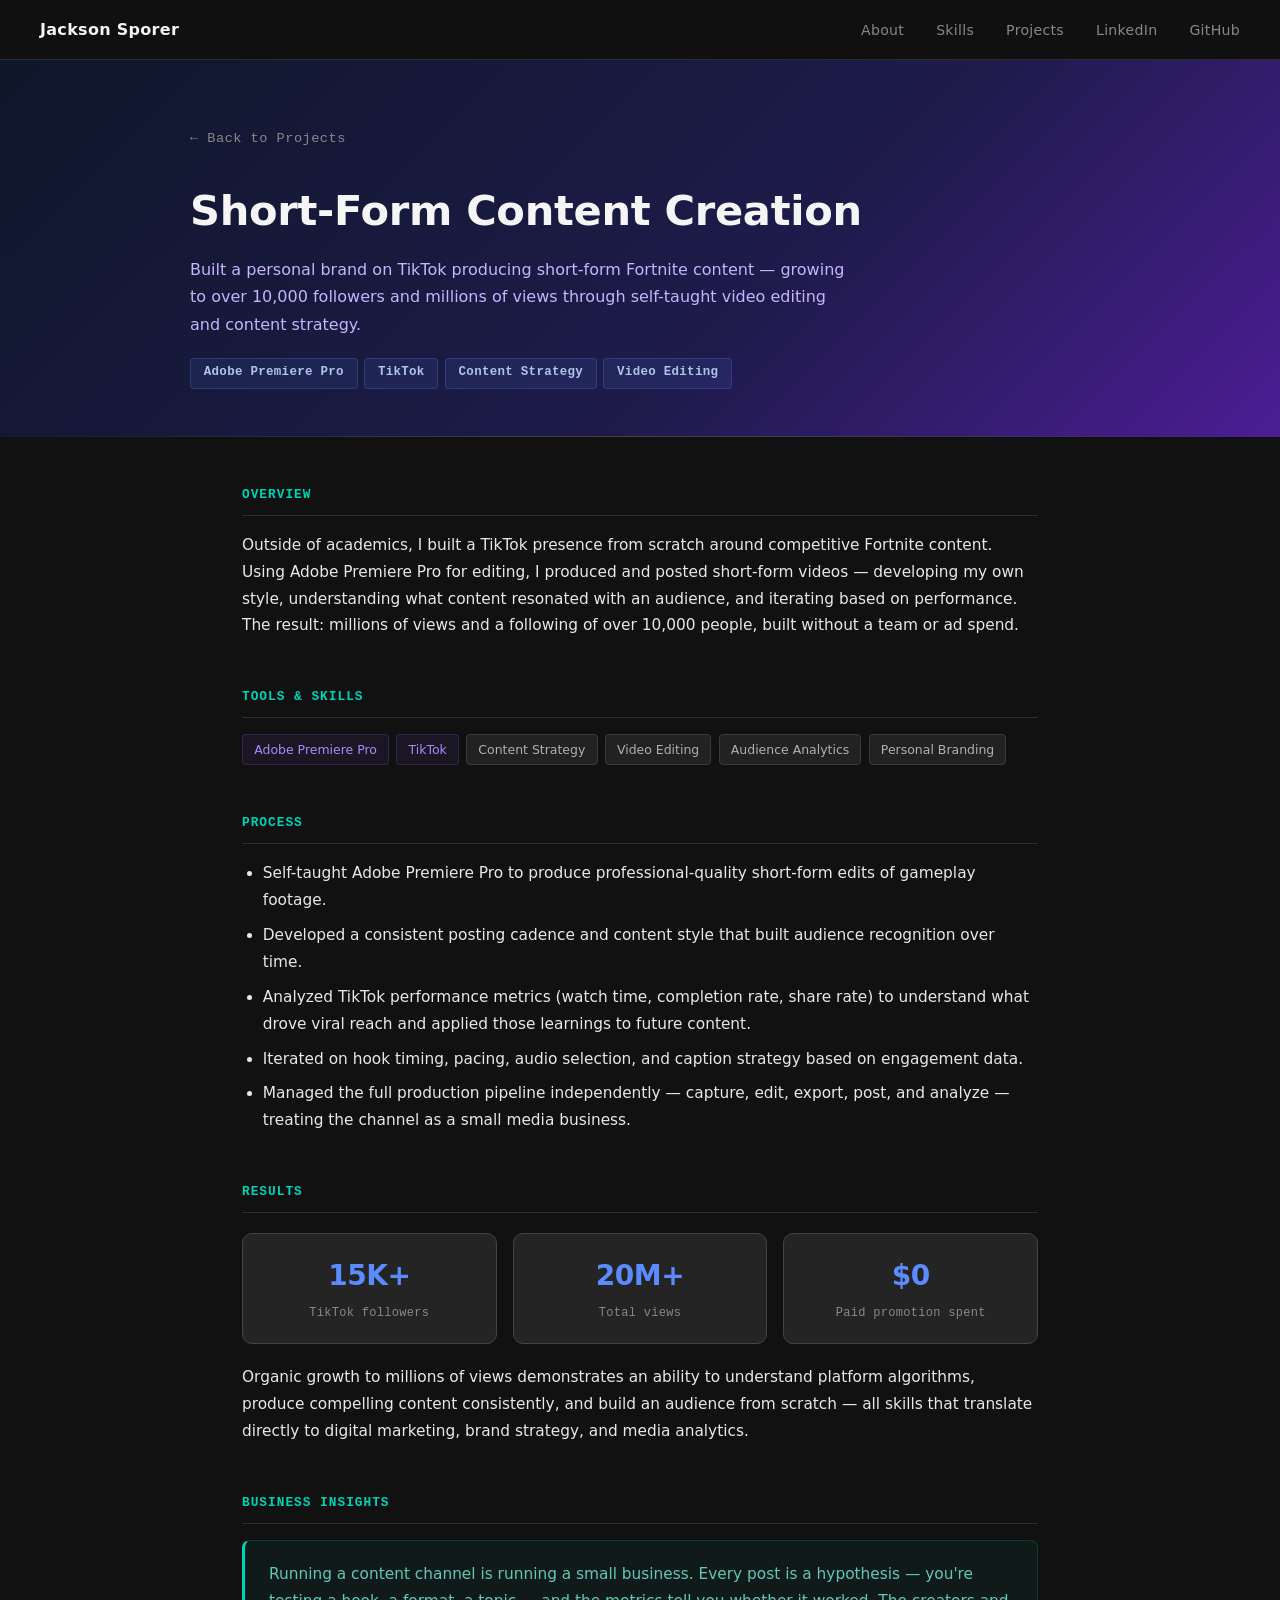
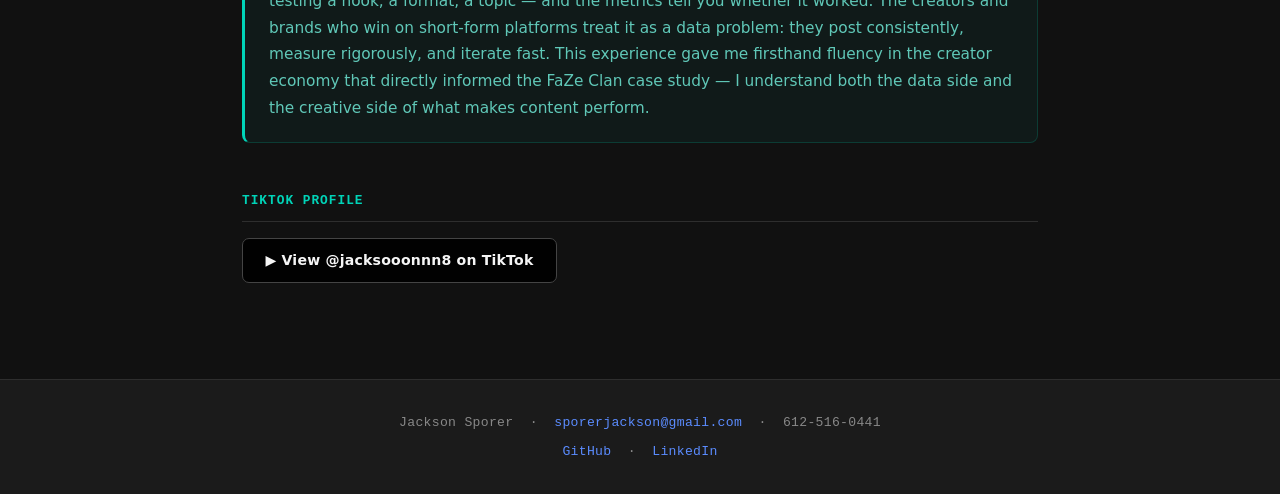
<file: projects/tiktok-content.html>
<!DOCTYPE html>
<html lang="en">
<head>
  <meta charset="UTF-8" />
  <meta name="viewport" content="width=device-width, initial-scale=1.0" />
  <title>TikTok Content Creation | Jackson Sporer</title>
  <link rel="stylesheet" href="../css/style.css" />
</head>
<body>

<nav>
  <a href="../index.html" class="nav-logo">Jackson Sporer</a>
  <ul class="nav-links">
    <li><a href="../index.html#about">About</a></li>
    <li><a href="../index.html#skills">Skills</a></li>
    <li><a href="../index.html#projects">Projects</a></li>
    <li><a href="https://www.linkedin.com/in/jackson-sporer-904047264/" target="_blank">LinkedIn</a></li>
    <li><a href="https://github.com/JacksonSporerrr" target="_blank">GitHub</a></li>
  </ul>
</nav>

<div class="project-hero" style="background: linear-gradient(135deg, #0f172a 0%, #1e1b4b 60%, #4c1d95 100%);">
  <div style="max-width:900px; margin:0 auto;">
    <a href="../index.html#projects" class="back-link">← Back to Projects</a>
    <h1>Short-Form Content Creation</h1>
    <p style="color:#c4b5fd; font-size:1rem; max-width:660px;">
      Built a personal brand on TikTok producing short-form Fortnite content — growing to over
      10,000 followers and millions of views through self-taught video editing and content strategy.
    </p>
    <div class="tool-tags">
      <span class="tool-tag">Adobe Premiere Pro</span>
      <span class="tool-tag">TikTok</span>
      <span class="tool-tag">Content Strategy</span>
      <span class="tool-tag">Video Editing</span>
    </div>
  </div>
</div>

<div class="project-content">

  <div class="project-section">
    <h2>Overview</h2>
    <p>
      Outside of academics, I built a TikTok presence from scratch around competitive Fortnite content.
      Using Adobe Premiere Pro for editing, I produced and posted short-form videos — developing my own
      style, understanding what content resonated with an audience, and iterating based on performance.
      The result: millions of views and a following of over 10,000 people, built without a team or
      ad spend.
    </p>
  </div>

  <div class="project-section">
    <h2>Tools &amp; Skills</h2>
    <div class="tags" style="margin-top:0.5rem;">
      <span class="tag purple">Adobe Premiere Pro</span>
      <span class="tag purple">TikTok</span>
      <span class="tag">Content Strategy</span>
      <span class="tag">Video Editing</span>
      <span class="tag">Audience Analytics</span>
      <span class="tag">Personal Branding</span>
    </div>
  </div>

  <div class="project-section">
    <h2>Process</h2>
    <ul>
      <li>Self-taught Adobe Premiere Pro to produce professional-quality short-form edits of gameplay footage.</li>
      <li>Developed a consistent posting cadence and content style that built audience recognition over time.</li>
      <li>Analyzed TikTok performance metrics (watch time, completion rate, share rate) to understand what drove viral reach and applied those learnings to future content.</li>
      <li>Iterated on hook timing, pacing, audio selection, and caption strategy based on engagement data.</li>
      <li>Managed the full production pipeline independently — capture, edit, export, post, and analyze — treating the channel as a small media business.</li>
    </ul>
  </div>

  <div class="project-section">
    <h2>Results</h2>
    <div class="result-grid">
      <div class="result-card">
        <div class="number">15K+</div>
        <div class="label">TikTok followers</div>
      </div>
      <div class="result-card">
        <div class="number">20M+</div>
        <div class="label">Total views</div>
      </div>
      <div class="result-card">
        <div class="number">$0</div>
        <div class="label">Paid promotion spent</div>
      </div>
    </div>
    <p style="margin-top:1rem;">
      Organic growth to millions of views demonstrates an ability to understand platform algorithms,
      produce compelling content consistently, and build an audience from scratch — all skills that
      translate directly to digital marketing, brand strategy, and media analytics.
    </p>
  </div>

  <div class="project-section">
    <h2>Business Insights</h2>
    <div class="insight-box">
      <p>
        Running a content channel is running a small business. Every post is a hypothesis — you're testing
        a hook, a format, a topic — and the metrics tell you whether it worked. The creators and brands
        who win on short-form platforms treat it as a data problem: they post consistently, measure
        rigorously, and iterate fast. This experience gave me firsthand fluency in the creator economy
        that directly informed the FaZe Clan case study — I understand both the data side and the
        creative side of what makes content perform.
      </p>
    </div>
  </div>

  <div class="project-section">
    <h2>TikTok Profile</h2>
    <a href="https://www.tiktok.com/@jacksooonnn8" target="_blank" class="github-link" style="background:#010101;">
      &#9654; View @jacksooonnn8 on TikTok
    </a>
  </div>

</div>

<footer>
  <p>Jackson Sporer &nbsp;·&nbsp; <a href="mailto:sporerjackson@gmail.com">sporerjackson@gmail.com</a> &nbsp;·&nbsp; 612-516-0441</p>
  <p style="margin-top:0.5rem;">
    <a href="https://github.com/JacksonSporerrr" target="_blank">GitHub</a> &nbsp;·&nbsp;
    <a href="https://www.linkedin.com/in/jackson-sporer-904047264/" target="_blank">LinkedIn</a>
  </p>
</footer>

</body>
</html>
</file>
<file: css/style.css>
*, *::before, *::after { box-sizing: border-box; margin: 0; padding: 0; }

:root {
  --bg:          #111111;
  --bg-card:     #1b1b1b;
  --bg-raised:   #242424;
  --border:      #2e2e2e;
  --border-glow: #444444;
  --blue:        #5b8cff;
  --blue-dim:    #3060cc;
  --teal:        #00d4b8;
  --teal-dim:    #00a894;
  --text:        #e8e8e8;
  --text-bright: #f5f5f5;
  --muted:       #888888;
  --tag-bg:      #222222;
  --tag-border:  #3a3a3a;
}

html { scroll-behavior: smooth; }

body {
  font-family: 'Segoe UI', system-ui, -apple-system, sans-serif;
  background: var(--bg);
  color: var(--text);
  line-height: 1.6;
}

/* ── NAV ── */
nav {
  background: rgba(17, 17, 17, 0.88);
  backdrop-filter: blur(12px);
  -webkit-backdrop-filter: blur(12px);
  border-bottom: 1px solid var(--border);
  padding: 0 2.5rem;
  display: flex;
  align-items: center;
  justify-content: space-between;
  height: 60px;
  position: sticky;
  top: 0;
  z-index: 100;
}

.nav-logo {
  color: var(--text-bright);
  font-size: 1rem;
  font-weight: 700;
  text-decoration: none;
  letter-spacing: 0.3px;
}

.nav-logo span { color: var(--teal); }

.nav-links { display: flex; gap: 2rem; list-style: none; }

.nav-links a {
  color: var(--muted);
  text-decoration: none;
  font-size: 0.88rem;
  letter-spacing: 0.3px;
  transition: color 0.2s;
}

.nav-links a:hover { color: var(--text-bright); }

/* ── HERO ── */
.hero {
  position: relative;
  padding: 7rem 2rem 6rem;
  text-align: center;
  overflow: hidden;
  background: var(--bg);
}

.hero::before {
  content: '';
  position: absolute;
  inset: 0;
  background:
    radial-gradient(ellipse 80% 60% at 50% -10%, rgba(91,140,255,0.11) 0%, transparent 65%),
    radial-gradient(ellipse 40% 40% at 85% 80%, rgba(0,212,184,0.07) 0%, transparent 55%);
  pointer-events: none;
}

.hero::after {
  content: '';
  position: absolute;
  bottom: 0;
  left: 0;
  right: 0;
  height: 1px;
  background: linear-gradient(90deg, transparent, var(--border-glow), transparent);
}

.hero h1 {
  position: relative;
  font-size: clamp(2.4rem, 5vw, 3.8rem);
  font-weight: 800;
  color: var(--text-bright);
  letter-spacing: -0.5px;
  margin-bottom: 0.6rem;
}

.hero .subtitle {
  position: relative;
  font-size: 0.82rem;
  font-family: 'Courier New', monospace;
  color: var(--teal);
  letter-spacing: 1.5px;
  text-transform: uppercase;
  margin-bottom: 1.5rem;
  opacity: 0.9;
}

.hero .bio {
  position: relative;
  max-width: 580px;
  margin: 0 auto 2.5rem;
  color: var(--muted);
  font-size: 1rem;
  line-height: 1.75;
}

.hero-buttons {
  position: relative;
  display: flex;
  gap: 0.75rem;
  justify-content: center;
  flex-wrap: wrap;
}

.btn {
  padding: 0.6rem 1.4rem;
  border-radius: 6px;
  font-size: 0.88rem;
  font-weight: 600;
  text-decoration: none;
  display: inline-flex;
  align-items: center;
  gap: 0.4rem;
  transition: all 0.2s;
  cursor: pointer;
  border: none;
  letter-spacing: 0.2px;
}

.btn-primary {
  background: var(--blue);
  color: #fff;
}

.btn-primary:hover {
  background: #7aa5ff;
  transform: translateY(-1px);
  box-shadow: 0 4px 20px rgba(91,140,255,0.3);
}

.btn-outline {
  background: transparent;
  color: var(--text);
  border: 1px solid var(--border-glow);
}

.btn-outline:hover {
  border-color: var(--blue);
  color: var(--text-bright);
  background: rgba(91,140,255,0.1);
}

/* ── SECTIONS ── */
section { padding: 4.5rem 2rem; max-width: 1100px; margin: 0 auto; }

.section-title {
  font-size: 1.5rem;
  font-weight: 700;
  color: var(--text-bright);
  margin-bottom: 0.4rem;
  letter-spacing: -0.2px;
}

.section-line {
  width: 36px;
  height: 3px;
  background: var(--teal);
  border-radius: 2px;
  margin-bottom: 2.5rem;
}

/* ── ABOUT ── */
.about-label {
  font-family: 'Courier New', monospace;
  font-size: 0.75rem;
  font-weight: 700;
  text-transform: uppercase;
  letter-spacing: 1.5px;
  color: var(--teal);
  margin-bottom: 1rem;
  opacity: 0.85;
}

/* ── SKILLS ── */
.skills-grid {
  display: grid;
  grid-template-columns: repeat(auto-fit, minmax(210px, 1fr));
  gap: 1rem;
}

.skill-card {
  background: var(--bg-card);
  border: 1px solid var(--border);
  border-radius: 10px;
  padding: 1.5rem;
  transition: border-color 0.2s;
}

.skill-card:hover { border-color: var(--border-glow); }

.skill-card h3 {
  font-size: 0.7rem;
  text-transform: uppercase;
  letter-spacing: 1.5px;
  color: var(--muted);
  margin-bottom: 1rem;
  font-family: 'Courier New', monospace;
}

.tags { display: flex; flex-wrap: wrap; gap: 0.45rem; }

.tag {
  background: var(--tag-bg);
  color: #b0b0b0;
  font-size: 0.78rem;
  font-weight: 500;
  padding: 0.28rem 0.7rem;
  border-radius: 4px;
  border: 1px solid var(--tag-border);
}

.tag.green {
  background: rgba(0, 201, 167, 0.07);
  color: #00c9a7;
  border-color: rgba(0, 201, 167, 0.2);
}

.tag.purple {
  background: rgba(139, 92, 246, 0.08);
  color: #a78bfa;
  border-color: rgba(139, 92, 246, 0.2);
}

.tag.orange {
  background: rgba(251, 146, 60, 0.08);
  color: #fb923c;
  border-color: rgba(251, 146, 60, 0.2);
}

/* ── PROJECT CARDS ── */
.projects-grid {
  display: grid;
  grid-template-columns: repeat(auto-fit, minmax(290px, 1fr));
  gap: 1.25rem;
}

.project-card {
  background: var(--bg-card);
  border: 1px solid var(--border);
  border-radius: 12px;
  overflow: hidden;
  display: flex;
  flex-direction: column;
  text-decoration: none;
  color: inherit;
  transition: border-color 0.25s, transform 0.25s, box-shadow 0.25s;
}

.project-card:hover {
  border-color: rgba(91,140,255,0.4);
  transform: translateY(-3px);
  box-shadow: 0 8px 32px rgba(0,0,0,0.5), 0 0 0 1px rgba(91,140,255,0.12);
}

.card-banner { height: 3px; }
.banner-blue   { background: linear-gradient(90deg, #3d7fff, #00c9a7); }
.banner-green  { background: linear-gradient(90deg, #00c9a7, #059669); }
.banner-purple { background: linear-gradient(90deg, #7c3aed, #a855f7); }
.banner-red    { background: linear-gradient(90deg, #ef4444, #f97316); }

.card-body { padding: 1.4rem 1.5rem; flex: 1; }

.card-body h3 {
  font-size: 1rem;
  font-weight: 700;
  color: var(--text-bright);
  margin-bottom: 0.5rem;
  letter-spacing: -0.1px;
}

.card-body p {
  font-size: 0.87rem;
  color: var(--muted);
  margin-bottom: 1rem;
  line-height: 1.6;
}

.card-footer {
  padding: 0.9rem 1.5rem;
  border-top: 1px solid var(--border);
  display: flex;
  justify-content: flex-end;
}

.card-footer span {
  font-size: 0.82rem;
  color: var(--blue);
  font-weight: 600;
  letter-spacing: 0.2px;
}

/* ── PROJECT PAGE HERO ── */
.project-hero {
  padding: 4rem 2rem 3rem;
  position: relative;
  overflow: hidden;
}

.project-hero::after {
  content: '';
  position: absolute;
  bottom: 0; left: 0; right: 0;
  height: 1px;
  background: linear-gradient(90deg, transparent, var(--border-glow), transparent);
}

.project-hero .back-link {
  display: inline-flex;
  align-items: center;
  gap: 0.4rem;
  color: var(--muted);
  text-decoration: none;
  font-size: 0.85rem;
  margin-bottom: 1.75rem;
  transition: color 0.2s;
  font-family: 'Courier New', monospace;
  letter-spacing: 0.5px;
}

.project-hero .back-link:hover { color: var(--text-bright); }

.project-hero h1 {
  font-size: clamp(1.8rem, 4vw, 2.6rem);
  font-weight: 800;
  color: var(--text-bright);
  margin-bottom: 0.75rem;
  letter-spacing: -0.3px;
  max-width: 800px;
}

.project-hero p {
  color: var(--muted);
  font-size: 0.97rem;
  max-width: 640px;
  line-height: 1.7;
}

.project-hero .tool-tags { display: flex; gap: 0.4rem; flex-wrap: wrap; margin-top: 1.25rem; }

.project-hero .tool-tag {
  background: rgba(91,140,255,0.1);
  color: #b0c4e8;
  padding: 0.28rem 0.8rem;
  border-radius: 4px;
  font-size: 0.78rem;
  font-weight: 600;
  border: 1px solid rgba(91,140,255,0.22);
  font-family: 'Courier New', monospace;
  letter-spacing: 0.3px;
}

/* ── PROJECT CONTENT ── */
.project-content { max-width: 860px; margin: 0 auto; padding: 3rem 2rem; }

.project-section { margin-bottom: 3rem; }

.project-section h2 {
  font-size: 1.1rem;
  font-weight: 700;
  color: var(--teal);
  margin-bottom: 1rem;
  padding-bottom: 0.6rem;
  border-bottom: 1px solid var(--border);
  font-family: 'Courier New', monospace;
  text-transform: uppercase;
  letter-spacing: 1px;
  font-size: 0.8rem;
}

.project-section p,
.project-section li {
  color: var(--text);
  font-size: 0.96rem;
  line-height: 1.75;
}

.project-section ul { padding-left: 1.3rem; }
.project-section ul li { margin-bottom: 0.5rem; }

/* ── RESULT CARDS ── */
.result-grid {
  display: grid;
  grid-template-columns: repeat(auto-fit, minmax(150px, 1fr));
  gap: 1rem;
  margin: 1.25rem 0;
}

.result-card {
  background: var(--bg-raised);
  border: 1px solid var(--border-glow);
  border-radius: 10px;
  padding: 1.25rem 1rem;
  text-align: center;
}

.result-card .number {
  font-size: 1.75rem;
  font-weight: 800;
  color: var(--blue);
  font-variant-numeric: tabular-nums;
  letter-spacing: -0.5px;
}

.result-card .label {
  font-size: 0.75rem;
  color: var(--muted);
  margin-top: 0.3rem;
  font-family: 'Courier New', monospace;
  letter-spacing: 0.3px;
}

/* ── INSIGHT BOX ── */
.insight-box {
  background: rgba(0, 201, 167, 0.05);
  border: 1px solid rgba(0, 201, 167, 0.2);
  border-left: 3px solid var(--teal);
  border-radius: 8px;
  padding: 1.25rem 1.5rem;
  margin-top: 0.5rem;
}

.insight-box p { color: #60c8b8; }

/* ── LINK BUTTONS ── */
.github-link {
  display: inline-flex;
  align-items: center;
  gap: 0.5rem;
  background: var(--bg-raised);
  color: var(--text-bright);
  border: 1px solid var(--border-glow);
  padding: 0.65rem 1.4rem;
  border-radius: 7px;
  text-decoration: none;
  font-weight: 600;
  font-size: 0.88rem;
  transition: all 0.2s;
  letter-spacing: 0.2px;
}

.github-link:hover {
  border-color: var(--blue);
  background: rgba(91,140,255,0.1);
  color: #fff;
}

/* ── FOOTER ── */
footer {
  background: var(--bg-card);
  border-top: 1px solid var(--border);
  color: var(--muted);
  text-align: center;
  padding: 2rem;
  font-size: 0.82rem;
  font-family: 'Courier New', monospace;
  letter-spacing: 0.3px;
}

footer a { color: var(--blue); text-decoration: none; }
footer a:hover { color: var(--teal); }

/* ── RESPONSIVE ── */
@media (max-width: 640px) {
  nav { padding: 0 1rem; }
  .nav-links { gap: 1.2rem; }
  .hero { padding: 5rem 1.25rem 4rem; }
  section { padding: 3rem 1.25rem; }
  .project-content { padding: 2rem 1.25rem; }
}

@media (prefers-reduced-motion: reduce) {
  * { transition: none !important; }
}
</file>
